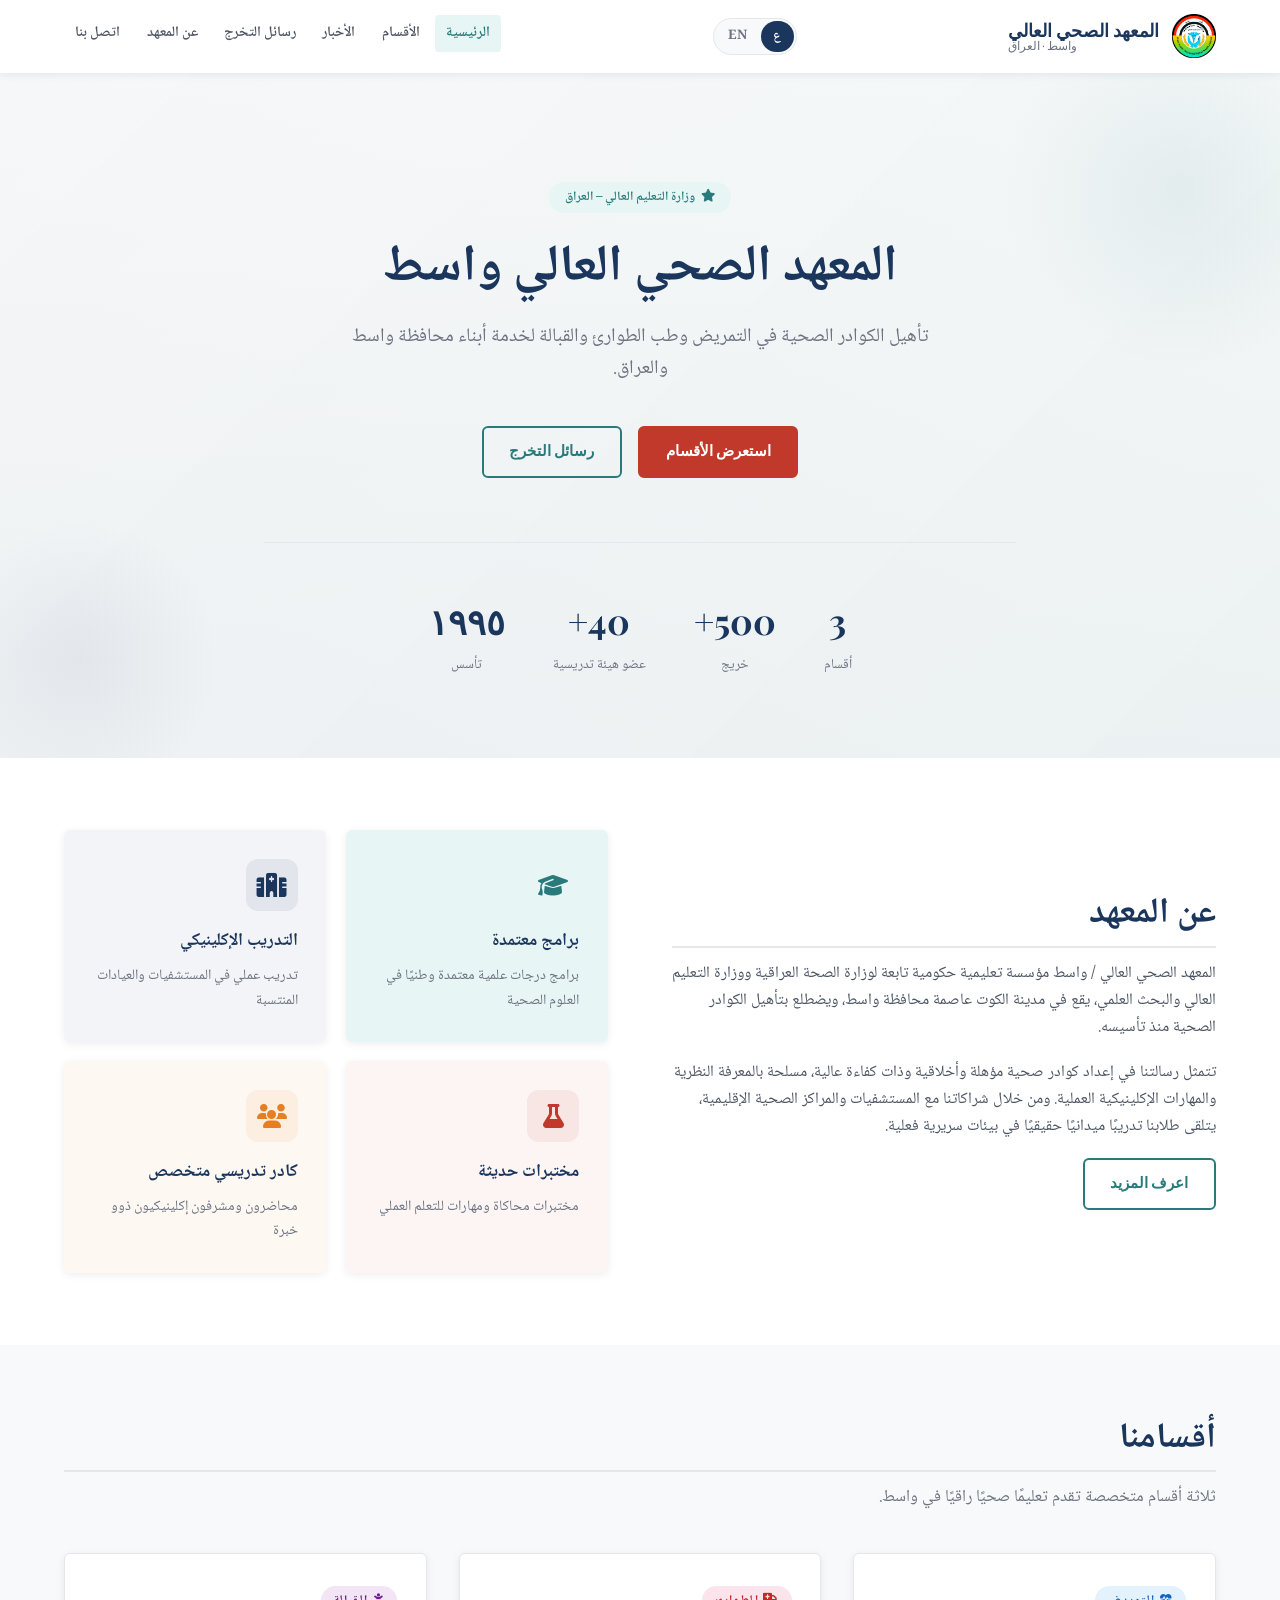
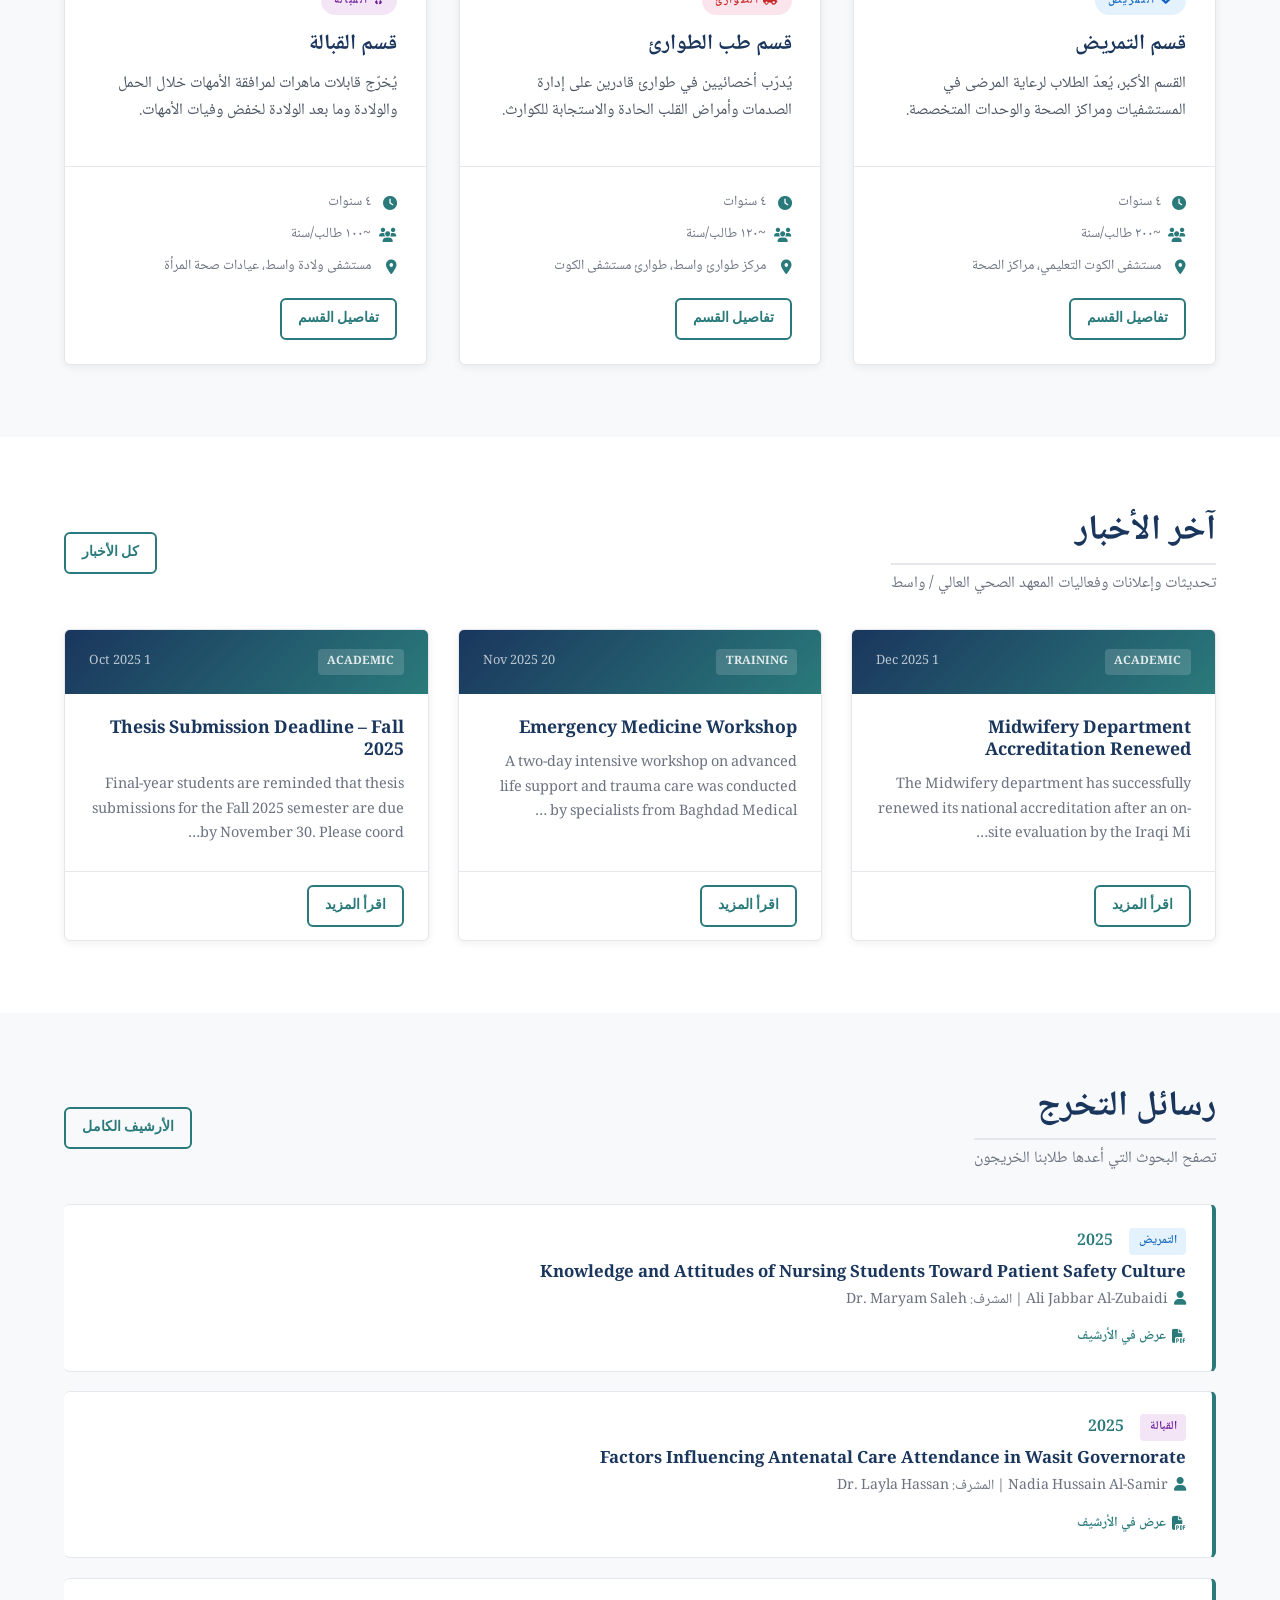
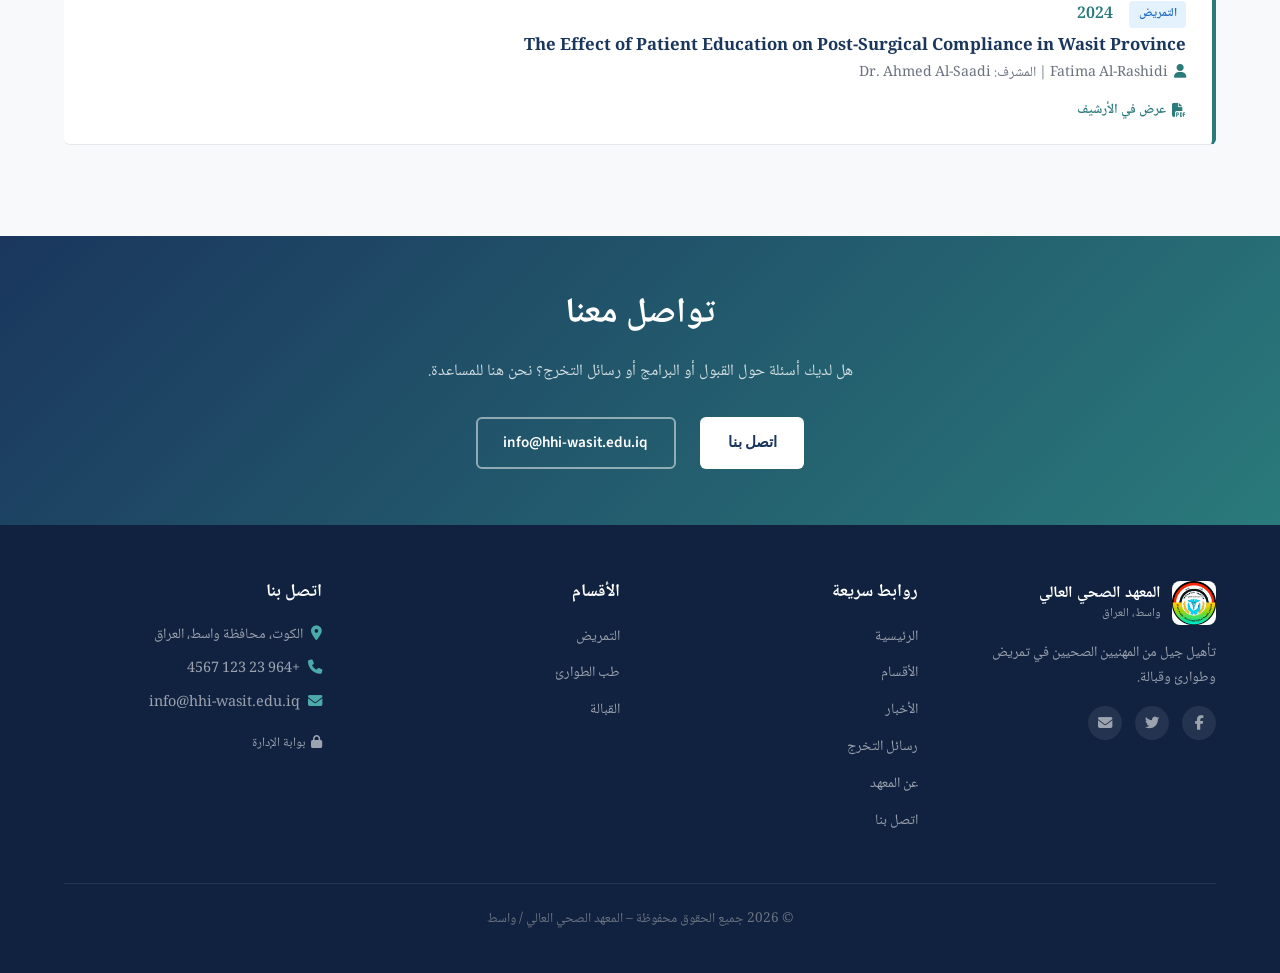
<file: index.html>
<!DOCTYPE html>
<html lang="ar" dir="rtl">
<head>
  <meta charset="UTF-8">
  <meta name="viewport" content="width=device-width, initial-scale=1.0">
  <title>المعهد الصحي العالي – واسط</title>
  <link rel="stylesheet" href="https://cdnjs.cloudflare.com/ajax/libs/font-awesome/6.4.0/css/all.min.css">
  <link href="https://fonts.googleapis.com/css2?family=Playfair+Display:wght@400;600;700&family=Source+Sans+Pro:wght@300;400;600&family=Noto+Naskh+Arabic:wght@400;600;700&display=swap" rel="stylesheet">
  <link rel="stylesheet" href="css/style.css">
</head>
<body class="rtl">
<header id="site-header"></header>

<section class="hero" id="home">
  <div class="container hero-content">
    <div class="hero-badge" id="h_badge"></div>
    <h1 id="h_title"></h1>
    <p class="subtitle" id="h_subtitle"></p>
    <div class="hero-btns">
      <a href="departments.html" class="btn btn-primary" id="h_btn1"></a>
      <a href="theses.html" class="btn btn-secondary" id="h_btn2"></a>
    </div>
    <div class="hero-stats">
      <div class="stat-item"><span class="stat-num">3</span><span class="stat-label" id="s_depts"></span></div>
      <div class="stat-item"><span class="stat-num">500+</span><span class="stat-label" id="s_grads"></span></div>
      <div class="stat-item"><span class="stat-num">40+</span><span class="stat-label" id="s_fac"></span></div>
      <div class="stat-item"><span class="stat-num" id="s_est_n"></span><span class="stat-label" id="s_founded"></span></div>
    </div>
  </div>
</section>

<section class="section">
  <div class="container">
    <div style="display:grid;grid-template-columns:1fr 1fr;gap:4rem;align-items:center">
      <div>
        <h2 id="a_title"></h2>
        <p id="a_p1"></p><p id="a_p2"></p>
        <a href="about.html" class="btn btn-secondary" id="a_btn"></a>
      </div>
      <div style="display:grid;grid-template-columns:1fr 1fr;gap:1.2rem">
        <div class="card" style="background:var(--teal-pale);border:none"><div class="card-icon teal"><i class="fas fa-graduation-cap"></i></div><h4 id="f1t"></h4><p style="margin:0;font-size:.9rem;color:var(--gray)" id="f1d"></p></div>
        <div class="card" style="background:rgba(26,54,93,0.05);border:none"><div class="card-icon navy"><i class="fas fa-hospital"></i></div><h4 id="f2t"></h4><p style="margin:0;font-size:.9rem;color:var(--gray)" id="f2d"></p></div>
        <div class="card" style="background:rgba(192,57,43,0.05);border:none"><div class="card-icon accent"><i class="fas fa-flask"></i></div><h4 id="f3t"></h4><p style="margin:0;font-size:.9rem;color:var(--gray)" id="f3d"></p></div>
        <div class="card" style="background:rgba(230,126,34,0.05);border:none"><div class="card-icon orange"><i class="fas fa-users"></i></div><h4 id="f4t"></h4><p style="margin:0;font-size:.9rem;color:var(--gray)" id="f4d"></p></div>
      </div>
    </div>
  </div>
</section>

<section class="section section-alt">
  <div class="container">
    <div class="section-header"><h2 id="od_t"></h2><p id="od_s"></p></div>
    <div class="dept-grid">
      <div class="dept-card">
        <div class="dept-card-top">
          <span class="dept-badge nursing"><i class="fas fa-heartbeat"></i> <span id="dn_b"></span></span>
          <h3 id="dn_n"></h3><p id="dn_d"></p>
        </div>
        <div class="dept-card-body">
          <div class="dept-detail"><i class="fas fa-clock"></i> <span id="dn_du"></span></div>
          <div class="dept-detail"><i class="fas fa-users"></i> <span id="dn_en"></span></div>
          <div class="dept-detail"><i class="fas fa-map-marker-alt"></i> <span id="dn_si"></span></div>
          <div style="margin-top:1.2rem"><a href="departments.html#nursing" class="btn btn-secondary btn-sm" id="dn_bt"></a></div>
        </div>
      </div>
      <div class="dept-card">
        <div class="dept-card-top">
          <span class="dept-badge emergency"><i class="fas fa-ambulance"></i> <span id="de_b"></span></span>
          <h3 id="de_n"></h3><p id="de_d"></p>
        </div>
        <div class="dept-card-body">
          <div class="dept-detail"><i class="fas fa-clock"></i> <span id="de_du"></span></div>
          <div class="dept-detail"><i class="fas fa-users"></i> <span id="de_en"></span></div>
          <div class="dept-detail"><i class="fas fa-map-marker-alt"></i> <span id="de_si"></span></div>
          <div style="margin-top:1.2rem"><a href="departments.html#emergency" class="btn btn-secondary btn-sm" id="de_bt"></a></div>
        </div>
      </div>
      <div class="dept-card">
        <div class="dept-card-top">
          <span class="dept-badge midwifery"><i class="fas fa-baby"></i> <span id="dm_b"></span></span>
          <h3 id="dm_n"></h3><p id="dm_d"></p>
        </div>
        <div class="dept-card-body">
          <div class="dept-detail"><i class="fas fa-clock"></i> <span id="dm_du"></span></div>
          <div class="dept-detail"><i class="fas fa-users"></i> <span id="dm_en"></span></div>
          <div class="dept-detail"><i class="fas fa-map-marker-alt"></i> <span id="dm_si"></span></div>
          <div style="margin-top:1.2rem"><a href="departments.html#midwifery" class="btn btn-secondary btn-sm" id="dm_bt"></a></div>
        </div>
      </div>
    </div>
  </div>
</section>

<section class="section">
  <div class="container">
    <div style="display:flex;align-items:center;justify-content:space-between;flex-wrap:wrap;gap:1rem;margin-bottom:2rem">
      <div><h2 style="margin-bottom:.3rem" id="ln_t"></h2><p style="margin:0;color:var(--gray)" id="ln_s"></p></div>
      <a href="news.html" class="btn btn-secondary btn-sm" id="ln_a"></a>
    </div>
    <div class="news-grid" id="homeNewsGrid"></div>
  </div>
</section>

<section class="section section-alt">
  <div class="container">
    <div style="display:flex;align-items:center;justify-content:space-between;flex-wrap:wrap;gap:1rem;margin-bottom:2rem">
      <div><h2 style="margin-bottom:.3rem" id="th_t"></h2><p style="margin:0;color:var(--gray)" id="th_s"></p></div>
      <a href="theses.html" class="btn btn-secondary btn-sm" id="th_a"></a>
    </div>
    <div id="homeThesesList"></div>
  </div>
</section>

<section style="background:linear-gradient(135deg,var(--navy) 0%,var(--teal) 100%);padding:3.5rem 0">
  <div class="container" style="text-align:center;color:#fff">
    <h2 style="color:#fff;border:none;margin-bottom:.75rem" id="cs_t"></h2>
    <p style="color:rgba(255,255,255,.8);max-width:560px;margin:0 auto 2rem" id="cs_s"></p>
    <div style="display:flex;gap:1.5rem;justify-content:center;flex-wrap:wrap">
      <a href="contact.html" class="btn" style="background:#fff;color:var(--navy)" id="cs_b"></a>
      <a href="mailto:info@hhi-wasit.edu.iq" class="btn btn-secondary" style="border-color:rgba(255,255,255,.5);color:#fff;">info@hhi-wasit.edu.iq</a>
    </div>
  </div>
</section>

<footer id="site-footer"></footer>
<script src="js/i18n.js"></script>
<script src="js/app.js"></script>
<script src="js/layout.js"></script>
<script>
initLang();
const DD = {
  ar:{nursing:'القسم الأكبر، يُعدّ الطلاب لرعاية المرضى في المستشفيات ومراكز الصحة والوحدات المتخصصة.',emergency:'يُدرّب أخصائيين في طوارئ قادرين على إدارة الصدمات وأمراض القلب الحادة والاستجابة للكوارث.',midwifery:'يُخرّج قابلات ماهرات لمرافقة الأمهات خلال الحمل والولادة وما بعد الولادة لخفض وفيات الأمهات.'},
  en:{nursing:'The largest department, preparing students for comprehensive patient care across hospital wards, health centers, and specialized units.',emergency:'Training emergency care specialists capable of managing acute trauma, cardiac emergencies, and disaster response.',midwifery:"Producing skilled midwives to support mothers through pregnancy, delivery, and postnatal care, reducing maternal mortality."}
};
function renderPage() {
  renderHeader('index.html');
  renderFooter();
  const set = (id,val) => { const el=document.getElementById(id); if(el) el.textContent=val; };
  document.getElementById('h_badge').innerHTML='<i class="fas fa-star" style="margin-left:.4rem"></i>'+t('hero_badge');
  set('h_title', t('hero_title').replace('\n',' '));
  set('h_subtitle', t('hero_subtitle'));
  set('h_btn1', t('btn_departments')); set('h_btn2', t('btn_theses'));
  set('s_depts', t('stat_depts')); set('s_grads', t('stat_graduates'));
  set('s_fac', t('stat_faculty'));
  set('s_est_n', LANG==='ar'?'١٩٩٥':'Est. 1995'); set('s_founded', t('stat_founded'));
  set('a_title', t('about_title')); set('a_p1', t('about_p1')); set('a_p2', t('about_p2')); set('a_btn', t('btn_learn_more'));
  set('f1t', t('feat_accredited')); set('f1d', t('feat_accredited_d'));
  set('f2t', t('feat_clinical')); set('f2d', t('feat_clinical_d'));
  set('f3t', t('feat_labs')); set('f3d', t('feat_labs_d'));
  set('f4t', t('feat_faculty')); set('f4d', t('feat_faculty_d'));
  set('od_t', t('our_depts')); set('od_s', t('our_depts_sub'));
  const DL = LANG==='ar'?{nursing:'التمريض',emergency:'الطوارئ',midwifery:'القبالة'}:{nursing:'Nursing',emergency:'Emergency',midwifery:'Midwifery'};
  set('dn_b', DL.nursing); set('dn_n', t('dept_nursing_name')); set('dn_d', DD[LANG].nursing);
  set('dn_du', t('nursing_duration')); set('dn_en', t('nursing_enroll')); set('dn_si', t('nursing_sites')); set('dn_bt', t('dept_details'));
  set('de_b', DL.emergency); set('de_n', t('dept_emergency_name')); set('de_d', DD[LANG].emergency);
  set('de_du', t('nursing_duration')); set('de_en', t('emergency_enroll')); set('de_si', t('emergency_sites')); set('de_bt', t('dept_details'));
  set('dm_b', DL.midwifery); set('dm_n', t('dept_midwifery_name')); set('dm_d', DD[LANG].midwifery);
  set('dm_du', t('nursing_duration')); set('dm_en', t('midwifery_enroll')); set('dm_si', t('midwifery_sites')); set('dm_bt', t('dept_details'));
  set('ln_t', t('latest_news')); set('ln_s', t('latest_news_sub')); set('ln_a', t('all_news'));
  set('th_t', t('theses_lbl')); set('th_s', t('theses_sub')); set('th_a', t('full_archive'));
  set('cs_t', t('contact_strip_title')); set('cs_s', t('contact_strip_sub')); set('cs_b', t('contact_btn'));
  const news = HHI.getNews().sort((a,b)=>new Date(b.date)-new Date(a.date)).slice(0,3);
  document.getElementById('homeNewsGrid').innerHTML = news.map(n=>`
    <div class="news-card">
      ${n.image ? `<div style="height:160px;overflow:hidden"><img src="${n.image}" style="width:100%;height:100%;object-fit:cover;display:block"></div>` : ''}
      <div class="news-card-header"><span class="news-category">${escHtml(n.category)}</span><span class="news-date">${formatDate(n.date)}</span></div>
      <div class="news-card-body"><h3>${escHtml(n.title)}</h3><p>${escHtml(n.body.substring(0,120))}…</p></div>
      <div class="news-card-footer"><a href="news.html" class="btn btn-secondary btn-sm">${t('read_more')}</a></div>
    </div>`).join('');
  const theses = HHI.getTheses().sort((a,b)=>b.year-a.year).slice(0,3);
  document.getElementById('homeThesesList').innerHTML = theses.map(th=>`
    <div class="thesis-item"><div class="thesis-meta"><span class="thesis-tag ${th.department}">${DL[th.department]}</span><span class="thesis-year">${th.year}</span></div>
    <h4>${escHtml(th.title)}</h4>
    <div class="thesis-author"><i class="fas fa-user" style="margin-left:.4rem;color:var(--teal)"></i>${escHtml(th.author)} | ${t('supervisor_lbl')}: ${escHtml(th.supervisor)}</div>
    <a href="theses.html" class="thesis-download"><i class="fas fa-file-pdf"></i> ${t('view_in_archive')}</a></div>`).join('');
  document.body.classList.toggle('rtl', LANG==='ar');
  document.documentElement.dir = LANG==='ar'?'rtl':'ltr';
  document.documentElement.lang = LANG;
  document.title = LANG==='ar'?'المعهد الصحي العالي – واسط':'Higher Health Institution – Wasit';
}
renderPage();
</script>
</body>
</html>
</file>
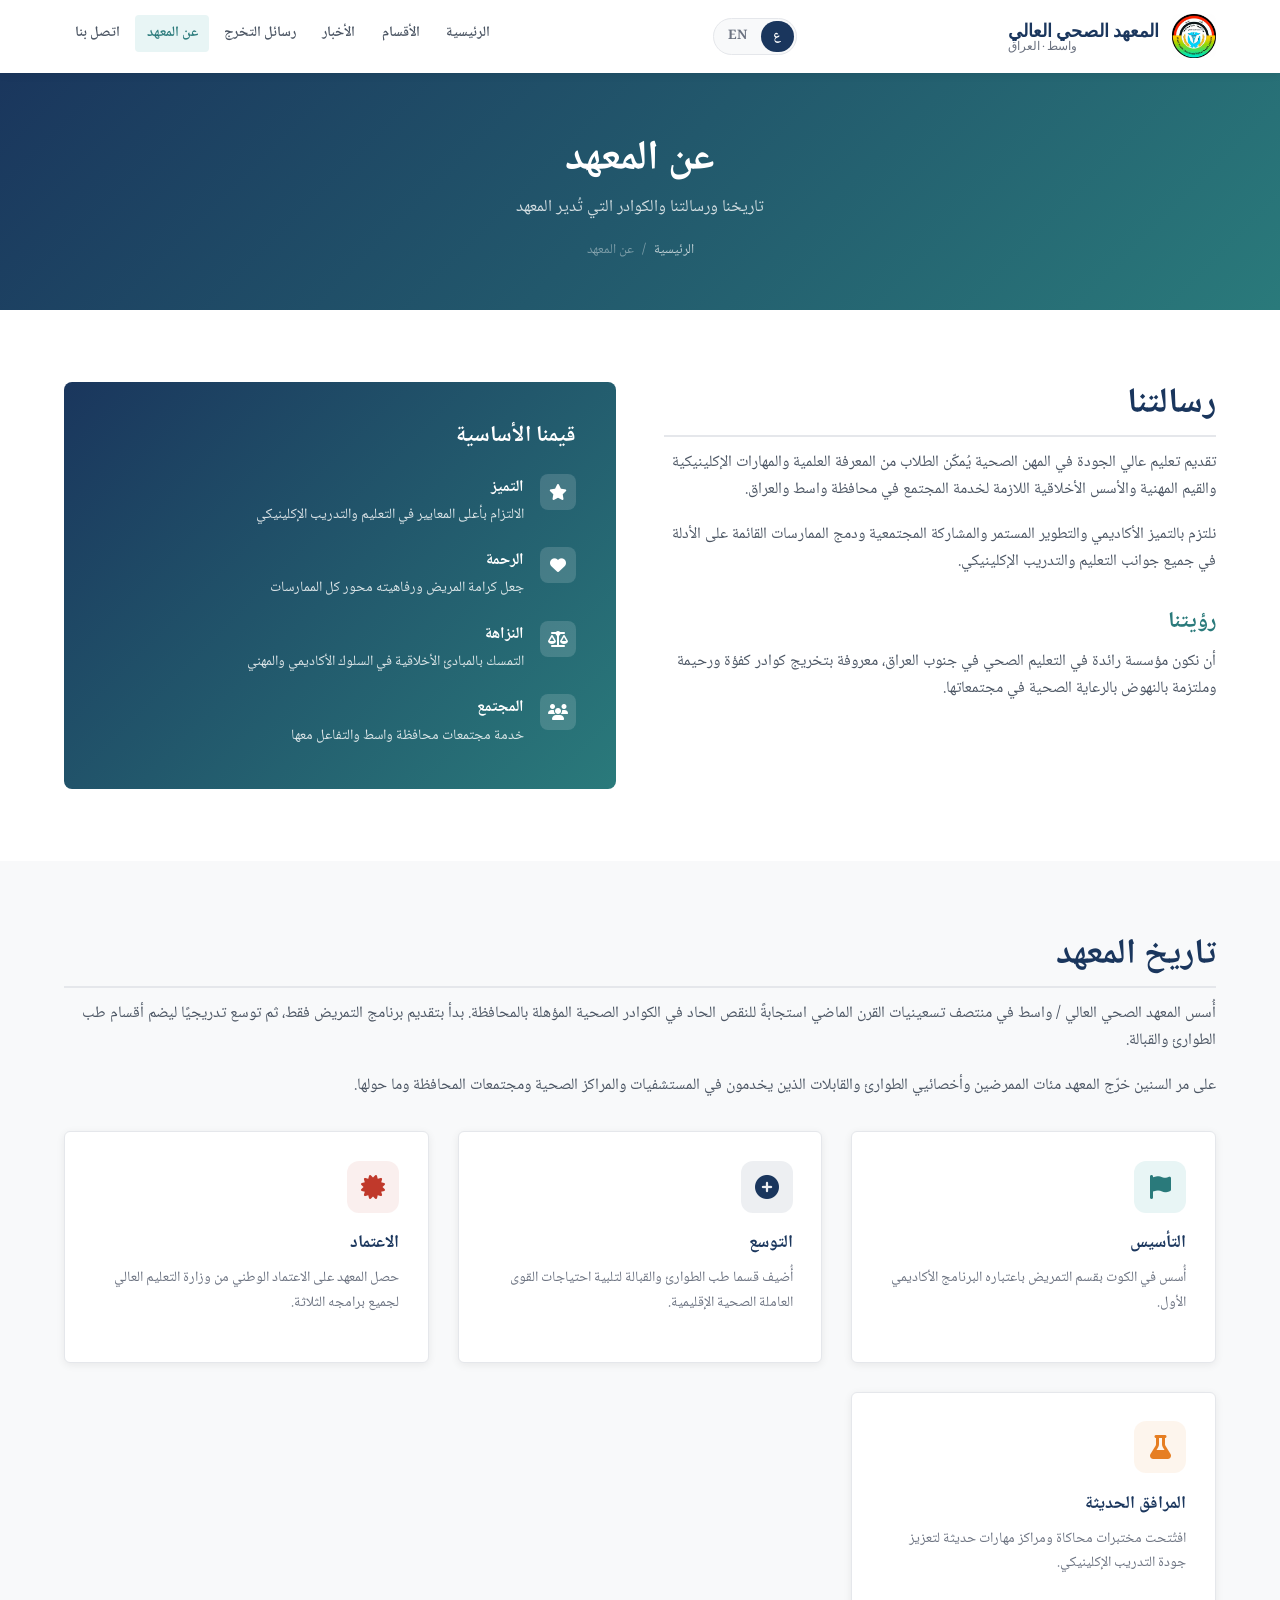
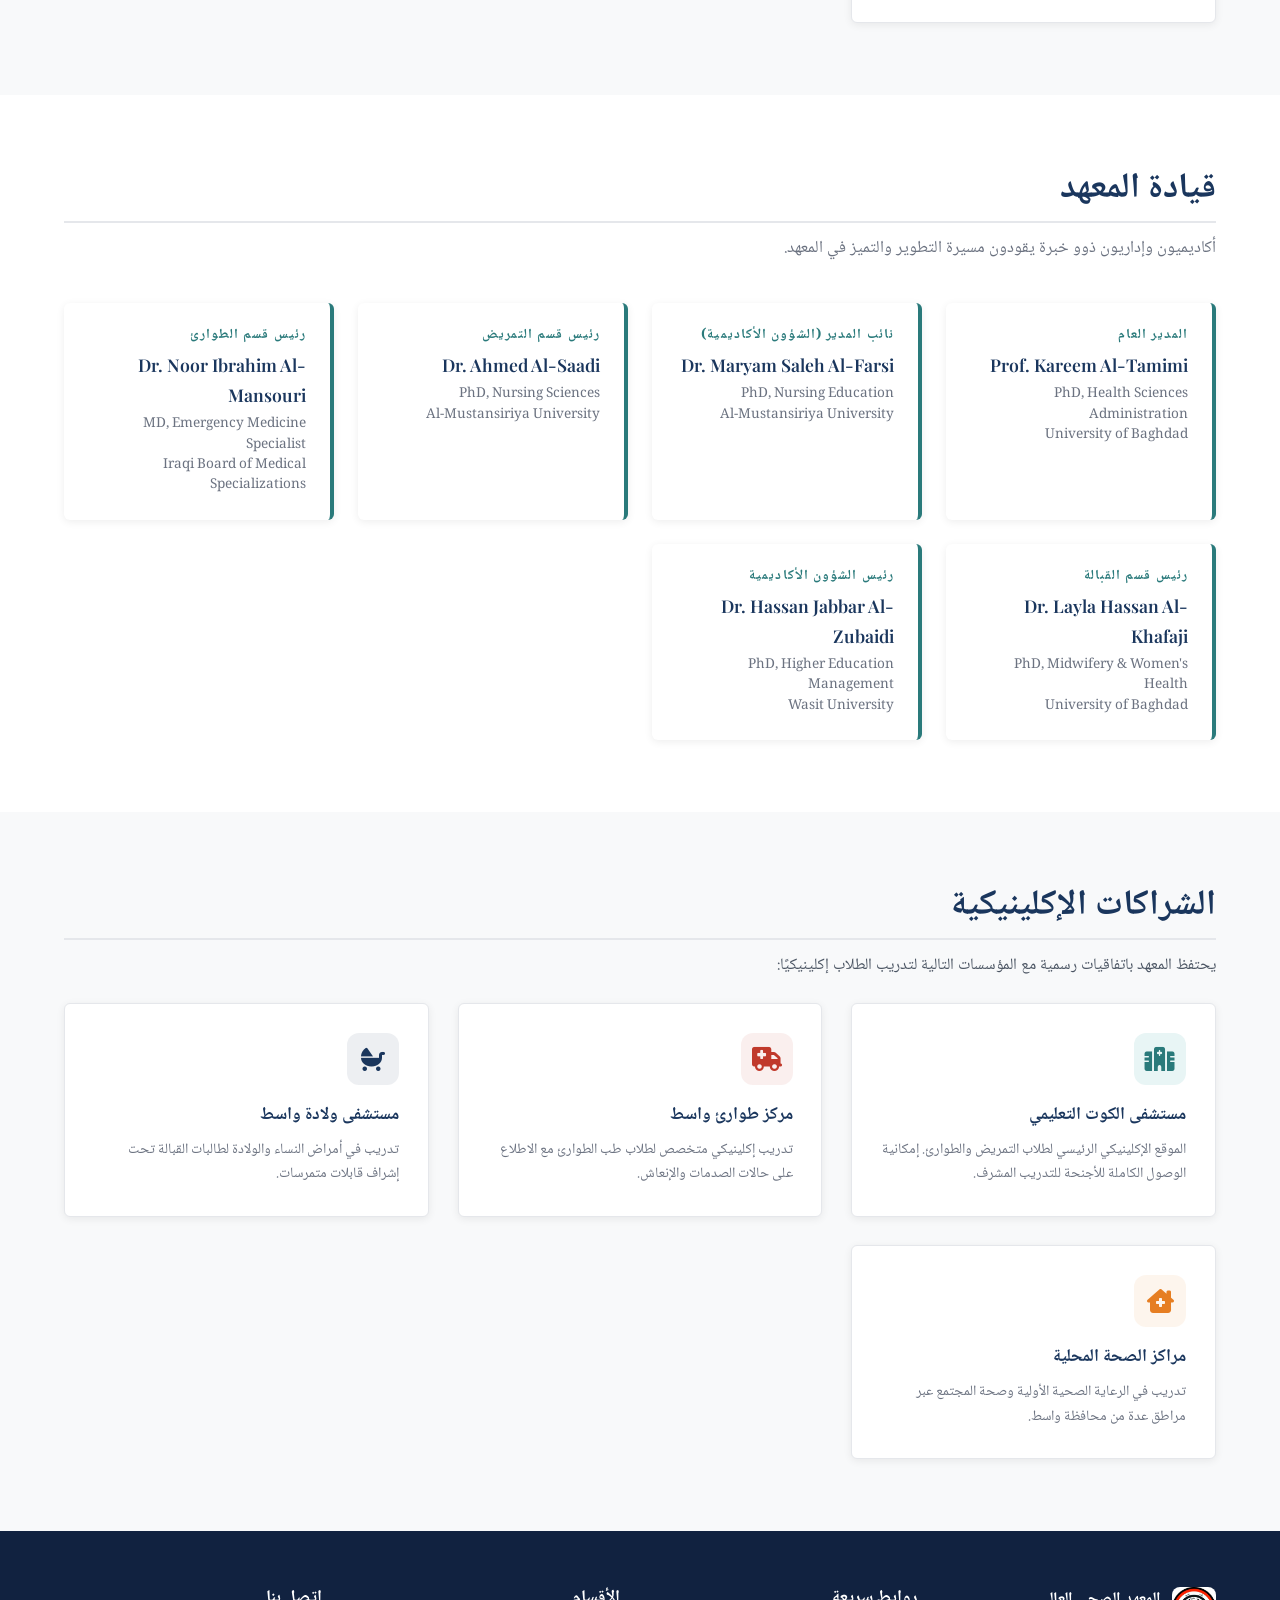
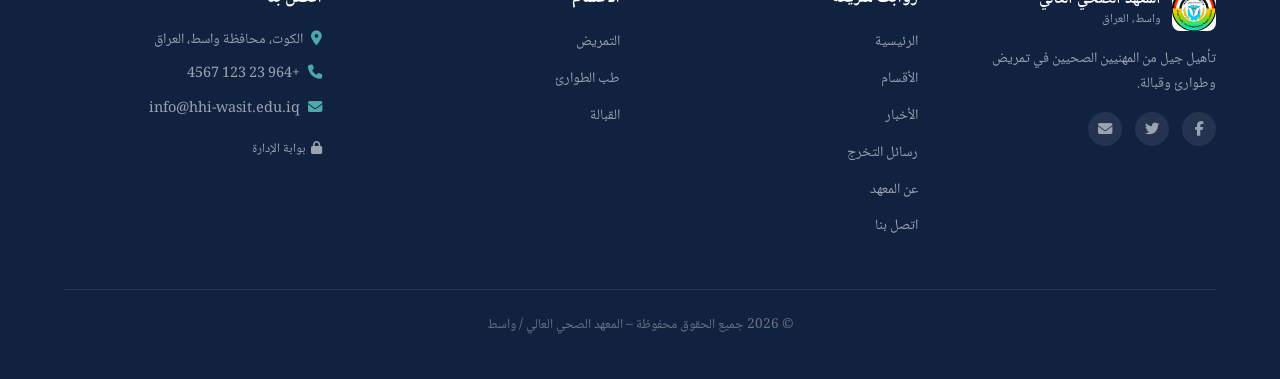
<file: about.html>
<!DOCTYPE html>
<html lang="ar" dir="rtl">
<head>
  <meta charset="UTF-8"><meta name="viewport" content="width=device-width, initial-scale=1.0">
  <title>عن المعهد – المعهد الصحي العالي واسط</title>
  <link rel="stylesheet" href="https://cdnjs.cloudflare.com/ajax/libs/font-awesome/6.4.0/css/all.min.css">
  <link href="https://fonts.googleapis.com/css2?family=Playfair+Display:wght@400;600;700&family=Source+Sans+Pro:wght@300;400;600&family=Noto+Naskh+Arabic:wght@400;600;700&display=swap" rel="stylesheet">
  <link rel="stylesheet" href="css/style.css">
</head>
<body class="rtl">
<header id="site-header"></header>
<div class="page-header">
  <h1 id="ph_t"></h1><p id="ph_s"></p>
  <div class="breadcrumb"><a href="index.html" id="bc_home"></a><span>/</span><span id="bc_cur"></span></div>
</div>

<section class="section">
  <div class="container">
    <div style="display:grid;grid-template-columns:1fr 1fr;gap:3rem;align-items:start">
      <div>
        <h2 id="mis_t"></h2><p id="mis_p1"></p><p id="mis_p2"></p>
        <h3 style="margin-top:2rem" id="vis_t"></h3><p id="vis_p"></p>
      </div>
      <div>
        <div style="background:linear-gradient(135deg,var(--navy) 0%,var(--teal) 100%);border-radius:8px;padding:2.5rem;color:#fff">
          <h3 style="color:#fff;margin-bottom:1.5rem" id="cv_t"></h3>
          <div style="display:flex;flex-direction:column;gap:1.2rem">
            <div style="display:flex;gap:1rem;align-items:flex-start">
              <div style="background:rgba(255,255,255,.15);border-radius:8px;width:36px;height:36px;display:flex;align-items:center;justify-content:center;flex-shrink:0"><i class="fas fa-star"></i></div>
              <div><strong id="v1t"></strong><br><span style="font-size:.9rem;opacity:.85" id="v1d"></span></div>
            </div>
            <div style="display:flex;gap:1rem;align-items:flex-start">
              <div style="background:rgba(255,255,255,.15);border-radius:8px;width:36px;height:36px;display:flex;align-items:center;justify-content:center;flex-shrink:0"><i class="fas fa-heart"></i></div>
              <div><strong id="v2t"></strong><br><span style="font-size:.9rem;opacity:.85" id="v2d"></span></div>
            </div>
            <div style="display:flex;gap:1rem;align-items:flex-start">
              <div style="background:rgba(255,255,255,.15);border-radius:8px;width:36px;height:36px;display:flex;align-items:center;justify-content:center;flex-shrink:0"><i class="fas fa-balance-scale"></i></div>
              <div><strong id="v3t"></strong><br><span style="font-size:.9rem;opacity:.85" id="v3d"></span></div>
            </div>
            <div style="display:flex;gap:1rem;align-items:flex-start">
              <div style="background:rgba(255,255,255,.15);border-radius:8px;width:36px;height:36px;display:flex;align-items:center;justify-content:center;flex-shrink:0"><i class="fas fa-users"></i></div>
              <div><strong id="v4t"></strong><br><span style="font-size:.9rem;opacity:.85" id="v4d"></span></div>
            </div>
          </div>
        </div>
      </div>
    </div>
  </div>
</section>

<section class="section section-alt">
  <div class="container">
    <h2 id="hist_t"></h2><p id="hist_p1"></p><p id="hist_p2"></p>
    <div class="card-grid" style="margin-top:2rem">
      <div class="card"><div class="card-icon teal"><i class="fas fa-flag"></i></div><h4 id="h1t"></h4><p style="font-size:.9rem;color:var(--gray)" id="h1d"></p></div>
      <div class="card"><div class="card-icon navy"><i class="fas fa-plus-circle"></i></div><h4 id="h2t"></h4><p style="font-size:.9rem;color:var(--gray)" id="h2d"></p></div>
      <div class="card"><div class="card-icon accent"><i class="fas fa-certificate"></i></div><h4 id="h3t"></h4><p style="font-size:.9rem;color:var(--gray)" id="h3d"></p></div>
      <div class="card"><div class="card-icon orange"><i class="fas fa-flask"></i></div><h4 id="h4t"></h4><p style="font-size:.9rem;color:var(--gray)" id="h4d"></p></div>
    </div>
  </div>
</section>

<section class="section">
  <div class="container">
    <div class="section-header"><h2 id="lead_t"></h2><p id="lead_s"></p></div>
    <div class="board-grid">
      <div class="board-card"><h4 id="bd1r"></h4><div class="name">Prof. Kareem Al-Tamimi</div><div class="role-detail">PhD, Health Sciences Administration<br>University of Baghdad</div></div>
      <div class="board-card"><h4 id="bd2r"></h4><div class="name">Dr. Maryam Saleh Al-Farsi</div><div class="role-detail">PhD, Nursing Education<br>Al-Mustansiriya University</div></div>
      <div class="board-card"><h4 id="bd3r"></h4><div class="name">Dr. Ahmed Al-Saadi</div><div class="role-detail">PhD, Nursing Sciences<br>Al-Mustansiriya University</div></div>
      <div class="board-card"><h4 id="bd4r"></h4><div class="name">Dr. Noor Ibrahim Al-Mansouri</div><div class="role-detail">MD, Emergency Medicine Specialist<br>Iraqi Board of Medical Specializations</div></div>
      <div class="board-card"><h4 id="bd5r"></h4><div class="name">Dr. Layla Hassan Al-Khafaji</div><div class="role-detail">PhD, Midwifery &amp; Women's Health<br>University of Baghdad</div></div>
      <div class="board-card"><h4 id="bd6r"></h4><div class="name">Dr. Hassan Jabbar Al-Zubaidi</div><div class="role-detail">PhD, Higher Education Management<br>Wasit University</div></div>
    </div>
  </div>
</section>

<section class="section section-alt">
  <div class="container">
    <h2 id="part_t"></h2><p id="part_s"></p>
    <div class="card-grid" style="margin-top:1.5rem">
      <div class="card"><div class="card-icon teal"><i class="fas fa-hospital"></i></div><h4 id="p1n"></h4><p style="font-size:.9rem;color:var(--gray);margin:0" id="p1d"></p></div>
      <div class="card"><div class="card-icon accent"><i class="fas fa-truck-medical"></i></div><h4 id="p2n"></h4><p style="font-size:.9rem;color:var(--gray);margin:0" id="p2d"></p></div>
      <div class="card"><div class="card-icon navy"><i class="fas fa-baby-carriage"></i></div><h4 id="p3n"></h4><p style="font-size:.9rem;color:var(--gray);margin:0" id="p3d"></p></div>
      <div class="card"><div class="card-icon orange"><i class="fas fa-clinic-medical"></i></div><h4 id="p4n"></h4><p style="font-size:.9rem;color:var(--gray);margin:0" id="p4d"></p></div>
    </div>
  </div>
</section>

<footer id="site-footer"></footer>
<script src="js/i18n.js"></script><script src="js/app.js"></script><script src="js/layout.js"></script>
<script>
initLang();
function renderPage(){
  renderHeader('about.html'); renderFooter();
  const set=(id,v)=>{const e=document.getElementById(id);if(e)e.textContent=v;};
  set('ph_t',t('page_about_title')); set('ph_s',t('page_about_sub'));
  set('bc_home',t('breadcrumb_home')); set('bc_cur',t('nav_about'));
  set('mis_t',t('our_mission')); set('mis_p1',t('mission_p1')); set('mis_p2',t('mission_p2'));
  set('vis_t',t('our_vision')); set('vis_p',t('vision_p'));
  set('cv_t',t('core_values'));
  set('v1t',t('val_excellence')); set('v1d',t('val_excellence_d'));
  set('v2t',t('val_compassion')); set('v2d',t('val_compassion_d'));
  set('v3t',t('val_integrity')); set('v3d',t('val_integrity_d'));
  set('v4t',t('val_community')); set('v4d',t('val_community_d'));
  set('hist_t',t('history_title')); set('hist_p1',t('history_p1')); set('hist_p2',t('history_p2'));
  set('h1t',t('founding_lbl')); set('h1d',t('founding_d'));
  set('h2t',t('expansion_lbl')); set('h2d',t('expansion_d'));
  set('h3t',t('accred_hist_lbl')); set('h3d',t('accred_hist_d'));
  set('h4t',t('facilities_lbl')); set('h4d',t('facilities_d'));
  set('lead_t',t('leadership_title')); set('lead_s',t('leadership_sub'));
  set('bd1r',t('dir_general')); set('bd2r',t('deputy_academic'));
  set('bd3r',t('head_nursing')); set('bd4r',t('head_emergency'));
  set('bd5r',t('head_midwifery')); set('bd6r',t('head_academic'));
  set('part_t',t('partnerships_title')); set('part_s',t('partnerships_sub'));
  set('p1n',t('alkut_name')); set('p1d',t('alkut_d'));
  set('p2n',t('wasit_emerg_name')); set('p2d',t('wasit_emerg_d'));
  set('p3n',t('wasit_mat_name')); set('p3d',t('wasit_mat_d'));
  set('p4n',t('dist_centers_name')); set('p4d',t('dist_centers_d'));
  document.body.classList.toggle('rtl',LANG==='ar');
  document.documentElement.dir=LANG==='ar'?'rtl':'ltr';
  document.documentElement.lang=LANG;
  document.title=LANG==='ar'?'عن المعهد – المعهد الصحي العالي واسط':'About – HHI Wasit';
}
renderPage();
</script>
</body>
</html>
</file>
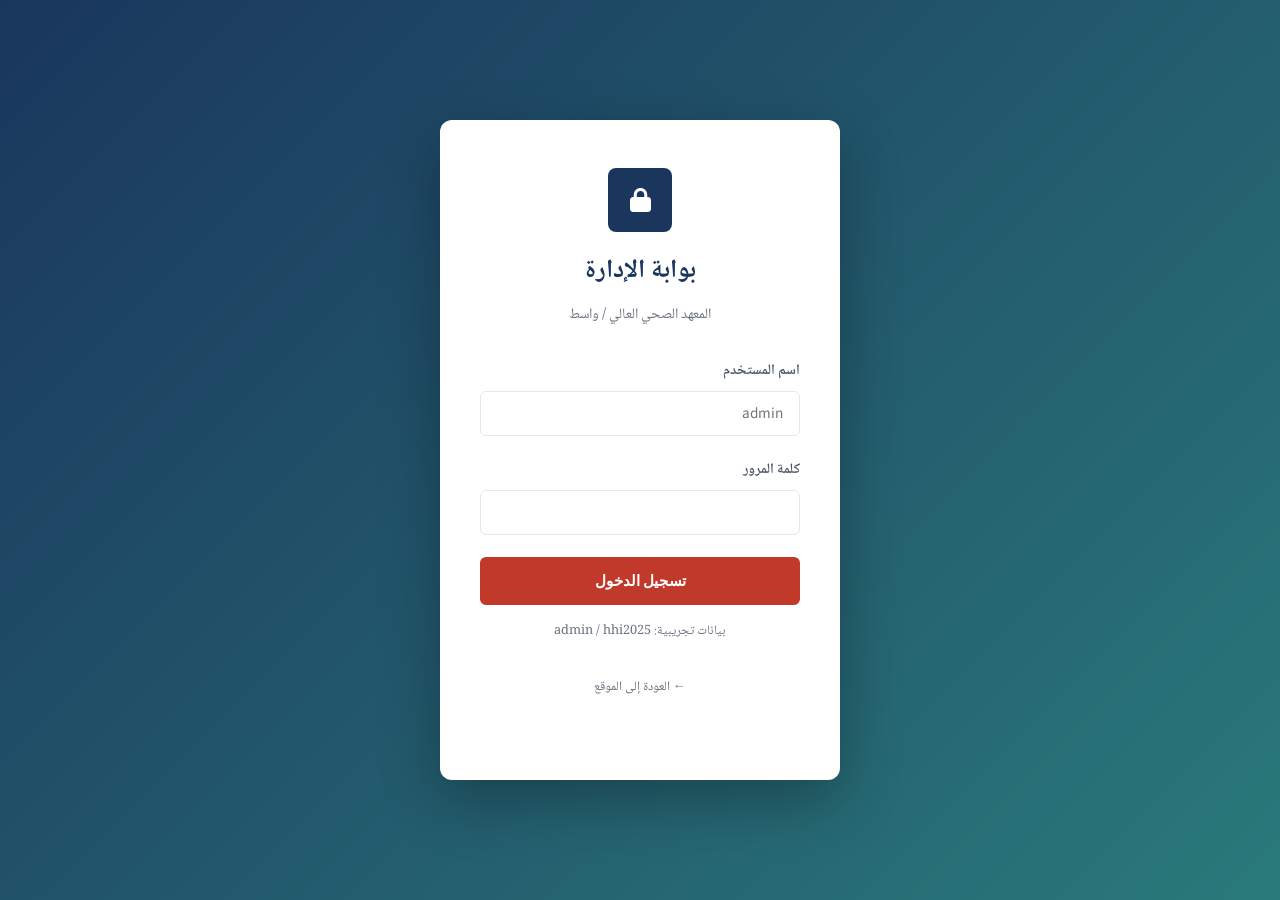
<file: admin.html>
<!DOCTYPE html>
<html lang="ar" dir="rtl">
<head>
  <meta charset="UTF-8"><meta name="viewport" content="width=device-width, initial-scale=1.0">
  <title>بوابة الإدارة – المعهد الصحي العالي واسط</title>
  <link rel="stylesheet" href="https://cdnjs.cloudflare.com/ajax/libs/font-awesome/6.4.0/css/all.min.css">
  <link href="https://fonts.googleapis.com/css2?family=Playfair+Display:wght@400;600;700&family=Source+Sans+Pro:wght@300;400;600&family=Noto+Naskh+Arabic:wght@400;600;700&display=swap" rel="stylesheet">
  <link rel="stylesheet" href="css/style.css">
</head>
<body class="rtl">
<header id="site-header"></header>

<!-- LOGIN -->
<div id="loginOverlay" class="login-overlay">
  <div class="login-box">
    <div class="logo-icon" style="margin:0 auto 1.5rem;width:64px;height:64px;font-size:1.5rem"><i class="fas fa-lock"></i></div>
    <h2 id="l_title"></h2><p id="l_sub"></p>
    <div id="loginError" class="alert alert-warn" style="display:none;text-align:right"><i class="fas fa-exclamation-triangle" style="margin-left:.4rem"></i><span id="l_err"></span></div>
    <div class="form-group" style="text-align:right"><label id="l_user_lbl"></label><input type="text" id="loginUser" class="form-control" placeholder="admin"></div>
    <div class="form-group" style="text-align:right"><label id="l_pass_lbl"></label><input type="password" id="loginPass" class="form-control" onkeydown="if(event.key==='Enter')doLogin()"></div>
    <button onclick="doLogin()" class="btn btn-primary" style="width:100%" id="l_btn"></button>
    <p style="margin-top:1rem;font-size:.8rem;color:var(--gray)" id="l_demo"></p>
    <p style="margin-top:.3rem"><a href="index.html" style="font-size:.8rem;color:var(--gray)" id="l_back"></a></p>
  </div>
</div>

<!-- ADMIN APP -->
<div class="admin-wrapper" id="adminApp" style="display:none">
  <aside class="admin-sidebar">
    <div style="display:flex;align-items:center;gap:.6rem;margin-bottom:2rem;padding-bottom:1rem;border-bottom:1px solid rgba(255,255,255,.1)">
      <div class="logo-icon" style="width:36px;height:36px;font-size:.85rem">HHI</div>
      <div style="color:#fff;font-size:.85rem;font-weight:600;line-height:1.3" id="sb_title"></div>
    </div>
    <h3 id="sb_content"></h3>
    <ul>
      <li><a href="#" class="active" id="nav-theses" onclick="showSection('theses');return false"><i class="fas fa-file-alt"></i><span id="sb_theses"></span></a></li>
      <li><a href="#" id="nav-news" onclick="showSection('news');return false"><i class="fas fa-newspaper"></i><span id="sb_news"></span></a></li>
    </ul>
    <h3 id="sb_system"></h3>
    <ul>
      <li><a href="index.html"><i class="fas fa-home"></i><span id="sb_viewsite"></span></a></li>
      <li><a href="#" onclick="doLogout();return false"><i class="fas fa-sign-out-alt"></i><span id="sb_logout"></span></a></li>
    </ul>
  </aside>

  <main class="admin-main">
    <!-- THESES SECTION -->
    <div id="section-theses">
      <h2 id="mg_t_title"></h2><p class="sub" id="mg_t_sub"></p>
      <div class="card-white">
        <h3 style="font-size:1.15rem;color:var(--navy);margin-bottom:1.5rem"><i class="fas fa-upload" style="margin-left:.5rem;color:var(--teal)"></i><span id="up_title"></span></h3>
        <div id="uploadSuccess" class="alert alert-success" style="display:none"><i class="fas fa-check-circle" style="margin-left:.4rem"></i><span id="up_ok"></span></div>
        <div class="form-row">
          <div class="form-group"><label id="t_title_lbl"></label><input type="text" id="t_title" class="form-control" id2="t_title_ph"></div>
          <div class="form-group"><label id="t_author_lbl"></label><input type="text" id="t_author" class="form-control"></div>
        </div>
        <div class="form-row">
          <div class="form-group">
            <label id="t_dept_lbl"></label>
            <select id="t_dept" class="form-control">
              <option value="" id="t_dept_ph"></option>
              <option value="nursing" id="t_dept_nur"></option>
              <option value="emergency" id="t_dept_emr"></option>
              <option value="midwifery" id="t_dept_mid"></option>
            </select>
          </div>
          <div class="form-group"><label id="t_year_lbl"></label><input type="number" id="t_year" class="form-control" value="2025" min="2000" max="2099"></div>
        </div>
        <div class="form-group"><label id="t_sup_lbl"></label><input type="text" id="t_supervisor" class="form-control"></div>
        <div class="form-group"><label id="t_abs_lbl"></label><textarea id="t_abstract" class="form-control" rows="4"></textarea></div>
        <div class="form-group">
          <label id="t_pdf_lbl"></label>
          <div class="file-drop" id="fileDrop" onclick="document.getElementById('t_file').click()">
            <i class="fas fa-cloud-upload-alt"></i>
            <p id="drop_hint"></p>
            <p style="font-size:.8rem;color:var(--teal);margin-top:.3rem" id="drop_sub"></p>
            <input type="file" id="t_file" accept=".pdf" onchange="handleFile(this)">
            <div class="file-name" id="fileName"></div>
          </div>
        </div>
        <div style="display:flex;gap:1rem">
          <button class="btn btn-primary" onclick="submitThesis()" id="save_t_btn"></button>
          <button class="btn btn-secondary" onclick="resetThesisForm()" id="reset_btn"></button>
        </div>
      </div>
      <div class="card-white">
        <div style="display:flex;align-items:center;justify-content:space-between;margin-bottom:1.2rem;flex-wrap:wrap;gap:.8rem">
          <h3 style="font-size:1.15rem;color:var(--navy);margin:0"><i class="fas fa-list" style="margin-left:.5rem;color:var(--teal)"></i><span id="all_t_lbl"></span></h3>
          <input type="text" id="thesisSearch" class="form-control" style="max-width:240px" oninput="renderThesesTable()">
        </div>
        <div style="overflow-x:auto">
          <table class="admin-table">
            <thead><tr>
              <th id="col_title"></th><th id="col_author"></th><th id="col_dept"></th>
              <th id="col_year"></th><th id="col_file"></th><th id="col_actions"></th>
            </tr></thead>
            <tbody id="thesesTbody"></tbody>
          </table>
        </div>
        <div id="thesesTableEmpty" style="display:none;text-align:center;padding:2rem;color:var(--gray)" id="no_t_tbl"></div>
      </div>
    </div>

    <!-- NEWS SECTION -->
    <div id="section-news" style="display:none">
      <h2 id="mg_n_title"></h2><p class="sub" id="mg_n_sub"></p>
      <div class="card-white">
        <h3 style="font-size:1.15rem;color:var(--navy);margin-bottom:1.5rem"><i class="fas fa-plus-circle" style="margin-left:.5rem;color:var(--teal)"></i><span id="add_n_lbl"></span></h3>
        <div id="newsSuccess" class="alert alert-success" style="display:none"><i class="fas fa-check-circle" style="margin-left:.4rem"></i><span id="n_ok"></span></div>
        <div class="form-group"><label id="n_hl_lbl"></label><input type="text" id="n_title" class="form-control"></div>
        <div class="form-row">
          <div class="form-group">
            <label id="n_cat_lbl"></label>
            <select id="n_category" class="form-control">
              <option value="" id="n_cat_ph"></option>
              <option value="Academic" id="n_cat_ac"></option>
              <option value="Events" id="n_cat_ev"></option>
              <option value="Facilities" id="n_cat_fac"></option>
              <option value="Partnerships" id="n_cat_par"></option>
              <option value="Training" id="n_cat_tr"></option>
              <option value="General" id="n_cat_gen"></option>
            </select>
          </div>
          <div class="form-group"><label id="n_date_lbl"></label><input type="date" id="n_date" class="form-control"></div>
        </div>
        <div class="form-group"><label id="n_src_lbl"></label><input type="text" id="n_author" class="form-control"></div>
        <div class="form-group"><label id="n_body_lbl"></label><textarea id="n_body" class="form-control" rows="5"></textarea></div>
        <div class="form-group">
          <label id="n_img_lbl"></label>
          <div class="file-drop" id="imgDrop" onclick="document.getElementById('n_image').click()" style="padding:1.2rem">
            <i class="fas fa-image" style="font-size:1.6rem;color:var(--teal);margin-bottom:.5rem;display:block"></i>
            <p id="img_drop_hint" style="margin:0;font-size:.9rem;color:var(--gray)"></p>
            <p style="font-size:.78rem;color:var(--teal);margin-top:.3rem" id="img_drop_sub"></p>
            <input type="file" id="n_image" accept="image/*" onchange="handleImageFile(this)" style="display:none">
          </div>
          <div id="imgPreviewWrap" style="display:none;margin-top:.8rem;position:relative;display:none">
            <img id="imgPreview" style="max-height:180px;border-radius:var(--radius);border:1px solid var(--border);display:block">
            <button onclick="clearImage()" style="position:absolute;top:.4rem;left:.4rem;background:rgba(0,0,0,.55);color:#fff;border:none;border-radius:50%;width:28px;height:28px;cursor:pointer;font-size:.85rem"><i class="fas fa-times"></i></button>
          </div>
        </div>
        <div style="display:flex;gap:1rem">
          <button class="btn btn-primary" onclick="submitNews()" id="pub_btn"></button>
          <button class="btn btn-secondary" onclick="resetNewsForm()" id="reset_n_btn"></button>
        </div>
      </div>
      <div class="card-white">
        <div style="display:flex;align-items:center;justify-content:space-between;margin-bottom:1.2rem;flex-wrap:wrap;gap:.8rem">
          <h3 style="font-size:1.15rem;color:var(--navy);margin:0"><i class="fas fa-list" style="margin-left:.5rem;color:var(--teal)"></i><span id="all_n_lbl"></span></h3>
          <input type="text" id="newsSearch" class="form-control" style="max-width:240px" oninput="renderNewsTable()">
        </div>
        <div style="overflow-x:auto">
          <table class="admin-table">
            <thead><tr>
              <th id="col_n_title"></th><th id="col_n_img"></th><th id="col_n_cat"></th><th id="col_n_date"></th><th id="col_n_author"></th><th id="col_n_actions"></th>
            </tr></thead>
            <tbody id="newsTbody"></tbody>
          </table>
        </div>
        <div id="newsTableEmpty" style="display:none;text-align:center;padding:2rem;color:var(--gray)"></div>
      </div>
    </div>
  </main>
</div>

<footer id="site-footer" style="display:none"></footer>
<script src="js/i18n.js"></script><script src="js/app.js"></script><script src="js/layout.js"></script>
<script>
initLang();
function getDL(){ return LANG==='ar'?{nursing:'التمريض',emergency:'الطوارئ',midwifery:'القبالة'}:{nursing:'Nursing',emergency:'Emergency Medicine',midwifery:'Midwifery'}; }
const catLabels = {ar:{Academic:'الأكاديمية',Events:'الفعاليات',Facilities:'المرافق',Partnerships:'الشراكات',Training:'التدريب',General:'عام'},en:{Academic:'Academic',Events:'Events',Facilities:'Facilities',Partnerships:'Partnerships',Training:'Training',General:'General'}};

function doLogin(){
  const u=document.getElementById('loginUser').value.trim();
  const p=document.getElementById('loginPass').value;
  if(HHI.login(u,p)){
    document.getElementById('loginOverlay').style.display='none';
    document.getElementById('adminApp').style.display='grid';
    renderThesesTable();
  } else {
    document.getElementById('loginError').style.display='block';
  }
}
function doLogout(){HHI.logout();location.reload();}
if(HHI.isLoggedIn()){
  document.getElementById('loginOverlay').style.display='none';
  document.getElementById('adminApp').style.display='grid';
}

function showSection(name){
  ['theses','news'].forEach(s=>{
    document.getElementById('section-'+s).style.display=s===name?'block':'none';
    document.getElementById('nav-'+s).classList.toggle('active',s===name);
  });
  if(name==='theses') renderThesesTable();
  if(name==='news'){renderNewsTable();document.getElementById('n_date').valueAsDate=new Date();}
}

// ===== THESIS FILE HANDLING =====
function handleFile(input){
  const f=input.files[0];
  if(f) document.getElementById('fileName').textContent=f.name+' ('+(f.size/1024/1024).toFixed(2)+' MB)';
}
const drop=document.getElementById('fileDrop');
drop.addEventListener('dragover',e=>{e.preventDefault();drop.classList.add('drag');});
drop.addEventListener('dragleave',()=>drop.classList.remove('drag'));
drop.addEventListener('drop',e=>{
  e.preventDefault();drop.classList.remove('drag');
  const f=e.dataTransfer.files[0];
  if(f&&f.type==='application/pdf'){
    // Assign to file input via DataTransfer
    const dt=new DataTransfer(); dt.items.add(f);
    document.getElementById('t_file').files=dt.files;
    document.getElementById('fileName').textContent=f.name+' ('+(f.size/1024/1024).toFixed(2)+' MB)';
  }
});

async function submitThesis(){
  const title=document.getElementById('t_title').value.trim();
  const author=document.getElementById('t_author').value.trim();
  const dept=document.getElementById('t_dept').value;
  const year=parseInt(document.getElementById('t_year').value);
  const fileInput=document.getElementById('t_file');
  if(!title||!author||!dept||!year){alert(t('fill_required'));return;}
  if(!fileInput.files.length){alert(t('select_pdf'));return;}
  const file=fileInput.files[0];
  const btn=document.getElementById('save_t_btn');
  btn.disabled=true; btn.textContent=LANG==='ar'?'جارٍ الحفظ...':'Saving…';
  try {
    const dataUrl = await readFileAsDataUrl(file);
    const theses=HHI.getTheses();
    const id=nextId(theses);
    const saved=HHI.saveThesisFile(id, dataUrl);
    theses.unshift({id,title,author,department:dept,year,
      supervisor:document.getElementById('t_supervisor').value.trim()||'Unknown',
      abstract:document.getElementById('t_abstract').value.trim()||'Abstract not provided.',
      filename:file.name,filesize:(file.size/1024/1024).toFixed(2)+' MB',
      uploaded:new Date().toISOString().split('T')[0],
      hasFile:saved
    });
    HHI.saveTheses(theses);
    document.getElementById('uploadSuccess').style.display='block';
    setTimeout(()=>document.getElementById('uploadSuccess').style.display='none',3500);
    resetThesisForm(); renderThesesTable();
  } catch(err) {
    alert(LANG==='ar'?'فشل حفظ الملف. قد يكون حجمه كبيرًا جدًا.':'Failed to save file. It may be too large for browser storage.');
  }
  btn.disabled=false; renderPage();
}
function resetThesisForm(){
  ['t_title','t_author','t_supervisor','t_abstract'].forEach(id=>document.getElementById(id).value='');
  document.getElementById('t_dept').value=''; document.getElementById('t_year').value='2025';
  document.getElementById('t_file').value=''; document.getElementById('fileName').textContent='';
}
function deleteThesis(id){
  if(!confirm(t('confirm_del_thesis'))) return;
  HHI.deleteThesisFile(id);
  HHI.saveTheses(HHI.getTheses().filter(tt=>tt.id!==id));
  renderThesesTable();
}
function renderThesesTable(){
  const DL=getDL();
  const q=(document.getElementById('thesisSearch')||{}).value?.toLowerCase()||'';
  let list=HHI.getTheses();
  if(q) list=list.filter(tt=>tt.title.toLowerCase().includes(q)||tt.author.toLowerCase().includes(q));
  const tbody=document.getElementById('thesesTbody'), empty=document.getElementById('thesesTableEmpty');
  if(!list.length){tbody.innerHTML='';empty.style.display='block';empty.textContent=t('no_theses_tbl');return;}
  empty.style.display='none';
  tbody.innerHTML=list.map(tt=>`
    <tr>
      <td style="max-width:240px"><strong style="font-size:.9rem">${escHtml(tt.title)}</strong></td>
      <td style="font-size:.9rem">${escHtml(tt.author)}</td>
      <td><span class="tag-pill thesis-tag ${tt.department}">${DL[tt.department]||tt.department}</span></td>
      <td style="font-size:.9rem">${tt.year}</td>
      <td style="font-size:.8rem;color:var(--gray)">${escHtml(tt.filename)}</td>
      <td style="text-align:center">
        ${tt.hasFile
          ? `<span style="color:#2e7d32;font-size:.8rem"><i class="fas fa-check-circle"></i></span>`
          : `<span style="color:#9ca3af;font-size:.8rem"><i class="fas fa-times-circle"></i></span>`}
      </td>
      <td><button onclick="deleteThesis(${tt.id})" class="btn btn-sm" style="background:#fce4ec;color:#c62828;border:none"><i class="fas fa-trash-alt"></i></button></td>
    </tr>`).join('');
}

// ===== NEWS IMAGE HANDLING =====
let _newsImageDataUrl = null;

function handleImageFile(input){
  const f=input.files[0]; if(!f) return;
  if(f.size > 3*1024*1024){ alert(LANG==='ar'?'حجم الصورة يتجاوز 3 ميغابايت. اختر صورة أصغر.':'Image exceeds 3 MB. Please choose a smaller image.'); return; }
  const reader=new FileReader();
  reader.onload=e=>{
    _newsImageDataUrl=e.target.result;
    const wrap=document.getElementById('imgPreviewWrap');
    document.getElementById('imgPreview').src=_newsImageDataUrl;
    wrap.style.display='block';
  };
  reader.readAsDataURL(f);
}

const imgDrop=document.getElementById('imgDrop');
imgDrop.addEventListener('dragover',e=>{e.preventDefault();imgDrop.classList.add('drag');});
imgDrop.addEventListener('dragleave',()=>imgDrop.classList.remove('drag'));
imgDrop.addEventListener('drop',e=>{
  e.preventDefault();imgDrop.classList.remove('drag');
  const f=e.dataTransfer.files[0];
  if(f&&f.type.startsWith('image/')){
    const dt=new DataTransfer(); dt.items.add(f);
    document.getElementById('n_image').files=dt.files;
    handleImageFile(document.getElementById('n_image'));
  }
});

function clearImage(){
  _newsImageDataUrl=null;
  document.getElementById('n_image').value='';
  document.getElementById('imgPreviewWrap').style.display='none';
  document.getElementById('imgPreview').src='';
}

function submitNews(){
  const title=document.getElementById('n_title').value.trim();
  const category=document.getElementById('n_category').value;
  const date=document.getElementById('n_date').value;
  const body=document.getElementById('n_body').value.trim();
  if(!title||!category||!date||!body){alert(t('fill_required'));return;}
  const news=HHI.getNews();
  news.unshift({
    id:nextId(news), title, category, date, body,
    author:document.getElementById('n_author').value.trim()||'Admin',
    image: _newsImageDataUrl || null
  });
  HHI.saveNews(news);
  document.getElementById('newsSuccess').style.display='block';
  setTimeout(()=>document.getElementById('newsSuccess').style.display='none',3000);
  resetNewsForm(); renderNewsTable();
}
function resetNewsForm(){
  ['n_title','n_author','n_body'].forEach(id=>document.getElementById(id).value='');
  document.getElementById('n_category').value='';
  document.getElementById('n_date').valueAsDate=new Date();
  clearImage();
}
function deleteNews(id){
  if(!confirm(t('confirm_del_news'))) return;
  HHI.saveNews(HHI.getNews().filter(n=>n.id!==id)); renderNewsTable();
}
function renderNewsTable(){
  let list=HHI.getNews().sort((a,b)=>new Date(b.date)-new Date(a.date));
  const q=(document.getElementById('newsSearch')||{}).value?.toLowerCase()||'';
  if(q) list=list.filter(n=>n.title.toLowerCase().includes(q));
  const tbody=document.getElementById('newsTbody'), empty=document.getElementById('newsTableEmpty');
  if(!list.length){tbody.innerHTML='';empty.style.display='block';empty.textContent=t('no_news_tbl');return;}
  empty.style.display='none';
  tbody.innerHTML=list.map(n=>`
    <tr>
      <td style="max-width:260px;font-size:.9rem"><strong>${escHtml(n.title)}</strong></td>
      <td style="text-align:center">
        ${n.image
          ? `<img src="${n.image}" style="width:48px;height:36px;object-fit:cover;border-radius:4px;border:1px solid var(--border)">`
          : `<span style="color:#9ca3af;font-size:.75rem">—</span>`}
      </td>
      <td><span class="tag-pill" style="background:var(--teal-pale);color:var(--teal)">${escHtml(catLabels[LANG][n.category]||n.category)}</span></td>
      <td style="font-size:.85rem;white-space:nowrap">${formatDate(n.date)}</td>
      <td style="font-size:.85rem">${escHtml(n.author||'Admin')}</td>
      <td><button onclick="deleteNews(${n.id})" class="btn btn-sm" style="background:#fce4ec;color:#c62828;border:none"><i class="fas fa-trash-alt"></i></button></td>
    </tr>`).join('');
}

function renderPage(){
  renderHeader('admin.html');
  const set=(id,v)=>{const e=document.getElementById(id);if(e)e.textContent=v;};
  const DL=getDL();
  set('l_title',t('admin_title')); set('l_sub',t('admin_subtitle'));
  set('l_err',t('login_error')); set('l_user_lbl',t('login_username')); set('l_pass_lbl',t('login_password'));
  set('l_btn',t('login_btn')); set('l_demo',t('login_demo')); set('l_back',t('back_to_site'));
  document.getElementById('l_back').href='index.html';
  set('sb_title',LANG==='ar'?'بوابة الإدارة\nالمعهد الصحي العالي / واسط':'Admin Portal\nHHI Wasit');
  set('sb_content',t('content_lbl')); set('sb_system',t('system_lbl'));
  set('sb_theses',t('nav_theses')); set('sb_news',t('nav_news'));
  set('sb_viewsite',t('view_site')); set('sb_logout',t('logout'));
  set('mg_t_title',t('manage_theses')); set('mg_t_sub',t('manage_theses_sub'));
  set('up_title',t('upload_thesis')); set('up_ok',t('upload_success'));
  set('t_title_lbl',t('thesis_title_lbl')); document.getElementById('t_title').placeholder=t('thesis_title_ph');
  set('t_author_lbl',t('author_req')); document.getElementById('t_author').placeholder=t('author_ph');
  set('t_dept_lbl',t('dept_req')); set('t_dept_ph',t('select_dept'));
  set('t_dept_nur',DL.nursing); set('t_dept_emr',DL.emergency); set('t_dept_mid',DL.midwifery);
  set('t_year_lbl',t('year_req')); set('t_sup_lbl',t('supervisor_req'));
  document.getElementById('t_supervisor').placeholder=t('supervisor_ph');
  set('t_abs_lbl',t('abstract_req')); document.getElementById('t_abstract').placeholder=t('abstract_ph');
  set('t_pdf_lbl',t('pdf_file_lbl')); set('drop_hint',t('drop_hint')); set('drop_sub',t('drop_sub'));
  set('save_t_btn',t('save_thesis')); set('reset_btn',t('reset_btn'));
  set('all_t_lbl',t('all_theses_tbl'));
  document.getElementById('thesisSearch').placeholder=t('search_ph');
  set('col_title',t('title_col')); set('col_author',t('author_col')); set('col_dept',t('dept_col'));
  set('col_year',t('year_col')); set('col_file',t('file_col')); set('col_actions',t('actions_col'));
  set('mg_n_title',t('manage_news')); set('mg_n_sub',t('manage_news_sub'));
  set('add_n_lbl',t('add_news')); set('n_ok',t('news_success'));
  set('n_hl_lbl',t('headline_lbl')); document.getElementById('n_title').placeholder=t('headline_ph');
  set('n_cat_lbl',t('category_lbl')); set('n_cat_ph',t('select_cat'));
  set('n_cat_ac',catLabels[LANG].Academic); set('n_cat_ev',catLabels[LANG].Events);
  set('n_cat_fac',catLabels[LANG].Facilities); set('n_cat_par',catLabels[LANG].Partnerships);
  set('n_cat_tr',catLabels[LANG].Training); set('n_cat_gen',catLabels[LANG].General);
  set('n_date_lbl',t('date_lbl')); set('n_src_lbl',t('source_lbl'));
  document.getElementById('n_author').placeholder=t('source_ph');
  set('n_body_lbl',t('body_lbl')); document.getElementById('n_body').placeholder=t('body_ph');
  set('pub_btn',t('publish_btn')); set('reset_n_btn',t('reset_btn'));
  set('all_n_lbl',t('all_news_tbl')); document.getElementById('newsSearch').placeholder=t('search_ph');
  set('col_n_title',t('title_news_col')); set('col_n_img',LANG==='ar'?'صورة':'Image');
  set('col_n_cat',t('cat_col')); set('col_n_date',t('date_col'));
  set('col_n_author',t('author_news_col')); set('col_n_actions',t('actions_col'));
  set('n_img_lbl',LANG==='ar'?'صورة الخبر (اختياري)':'News Image (optional)');
  set('img_drop_hint',LANG==='ar'?'انقر لاختيار صورة أو اسحب وأفلت هنا':'Click to choose an image or drag & drop here');
  set('img_drop_sub',LANG==='ar'?'JPG، PNG، WebP – الحجم الأقصى 3 ميغابايت':'JPG, PNG, WebP – Max 3 MB');
  // File status column header in theses table
  const colFile2=document.getElementById('col_file');
  if(colFile2){
    const th=document.createElement('th');
    th.textContent=LANG==='ar'?'متاح':'Available';
    colFile2.after(th);
  }
  document.body.classList.toggle('rtl',LANG==='ar');
  document.documentElement.dir=LANG==='ar'?'rtl':'ltr';
  document.documentElement.lang=LANG;
  document.title=LANG==='ar'?'بوابة الإدارة – المعهد الصحي العالي واسط':'Admin Portal – HHI Wasit';
  if(HHI.isLoggedIn()) renderThesesTable();
}
document.getElementById('n_date').valueAsDate=new Date();
renderPage();
</script>
</body>
</html>
</file>
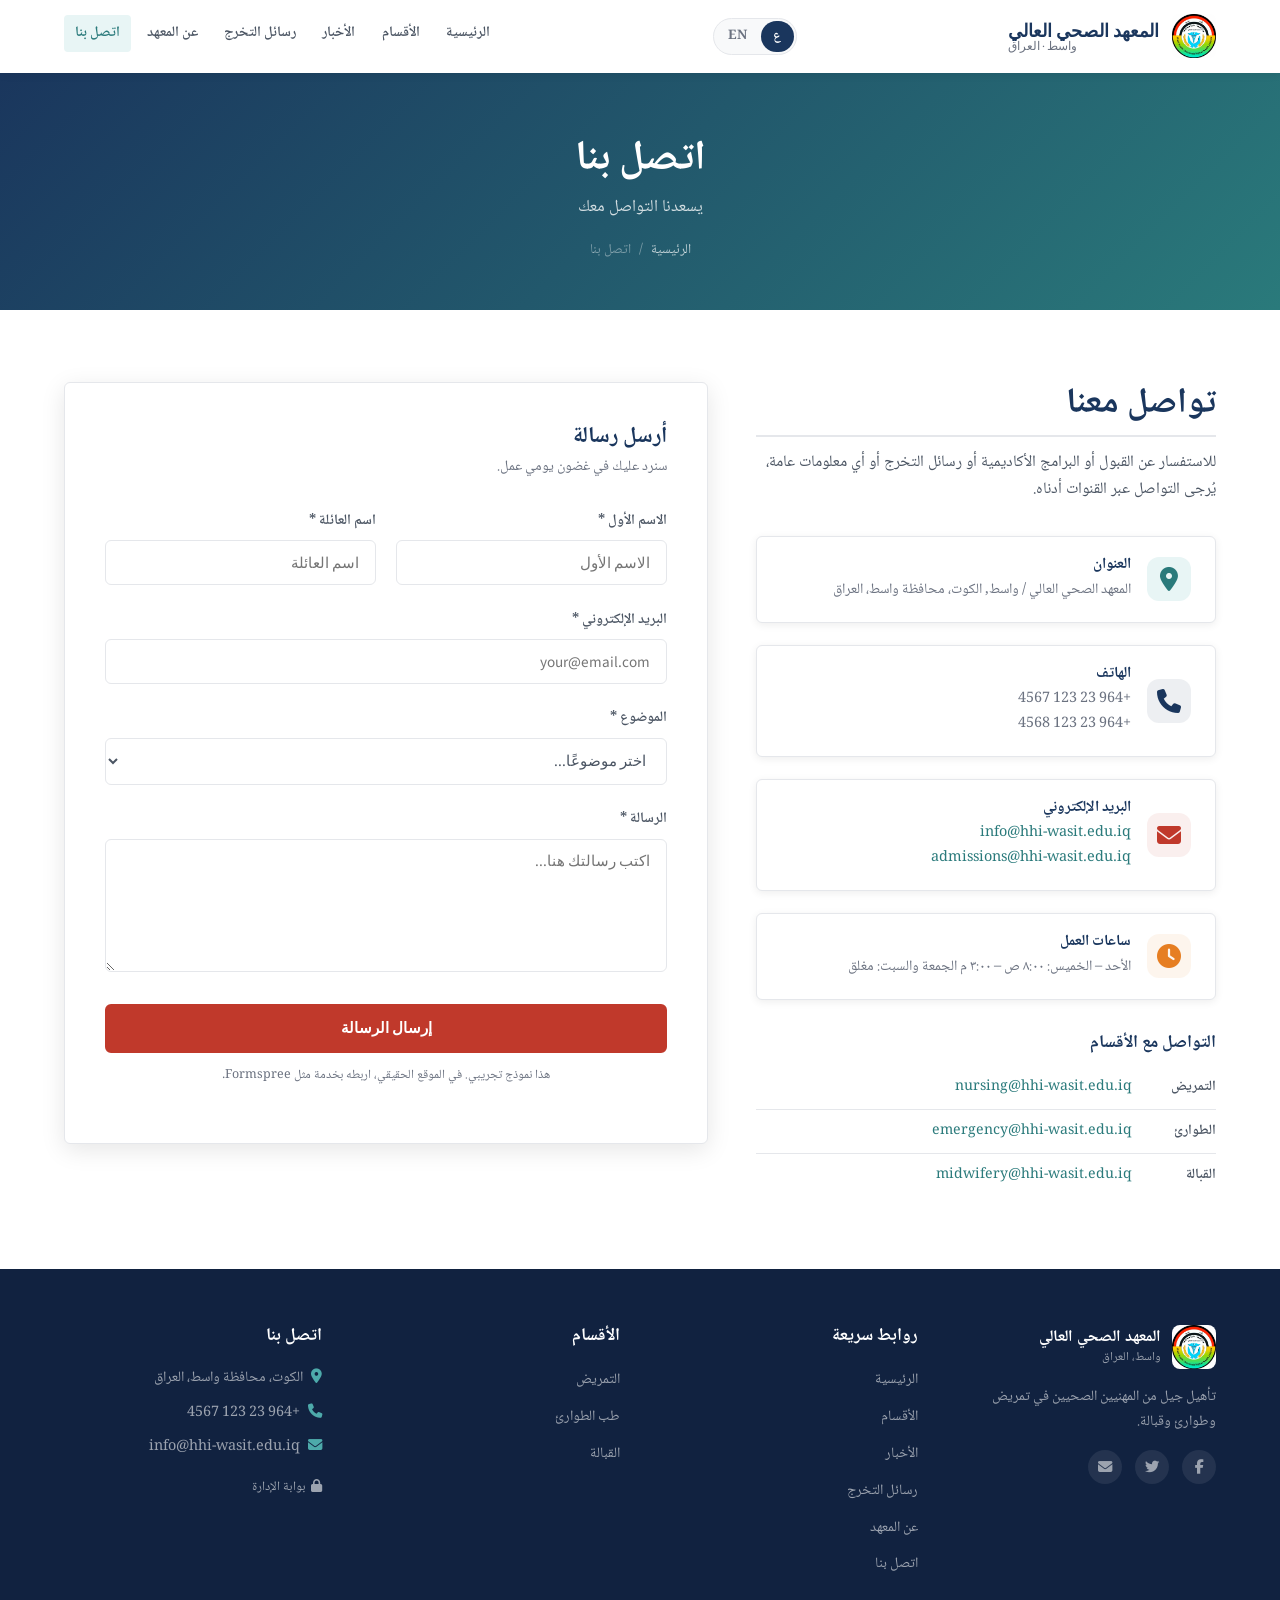
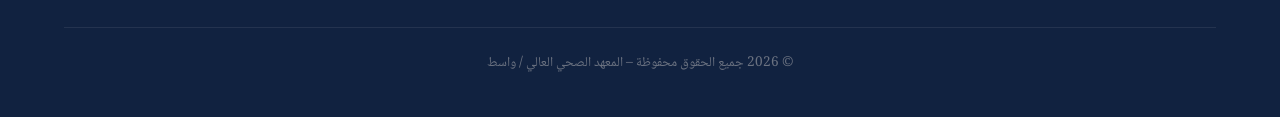
<file: contact.html>
<!DOCTYPE html>
<html lang="ar" dir="rtl">
<head>
  <meta charset="UTF-8"><meta name="viewport" content="width=device-width, initial-scale=1.0">
  <title>اتصل بنا – المعهد الصحي العالي واسط</title>
  <link rel="stylesheet" href="https://cdnjs.cloudflare.com/ajax/libs/font-awesome/6.4.0/css/all.min.css">
  <link href="https://fonts.googleapis.com/css2?family=Playfair+Display:wght@400;600;700&family=Source+Sans+Pro:wght@300;400;600&family=Noto+Naskh+Arabic:wght@400;600;700&display=swap" rel="stylesheet">
  <link rel="stylesheet" href="css/style.css">
</head>
<body class="rtl">
<header id="site-header"></header>
<div class="page-header">
  <h1 id="ph_t"></h1><p id="ph_s"></p>
  <div class="breadcrumb"><a href="index.html" id="bc_home"></a><span>/</span><span id="bc_cur"></span></div>
</div>

<section class="section">
  <div class="container">
    <div style="display:grid;grid-template-columns:1fr 1.4fr;gap:3rem;align-items:start">
      <div>
        <h2 id="git_t"></h2><p id="git_p"></p>
        <div style="display:flex;flex-direction:column;gap:1.4rem;margin-top:2rem">
          <div class="card" style="padding:1.2rem 1.5rem">
            <div style="display:flex;gap:1rem;align-items:center">
              <div class="card-icon teal" style="flex-shrink:0;width:44px;height:44px;margin:0"><i class="fas fa-map-marker-alt"></i></div>
              <div><h4 style="font-size:.95rem;margin-bottom:.2rem" id="addr_lbl"></h4><p style="margin:0;font-size:.9rem;color:var(--gray)" id="addr_val"></p></div>
            </div>
          </div>
          <div class="card" style="padding:1.2rem 1.5rem">
            <div style="display:flex;gap:1rem;align-items:center">
              <div class="card-icon navy" style="flex-shrink:0;width:44px;height:44px;margin:0"><i class="fas fa-phone"></i></div>
              <div><h4 style="font-size:.95rem;margin-bottom:.2rem" id="phone_lbl"></h4><p style="margin:0;font-size:.9rem;color:var(--gray)">+964 23 123 4567<br>+964 23 123 4568</p></div>
            </div>
          </div>
          <div class="card" style="padding:1.2rem 1.5rem">
            <div style="display:flex;gap:1rem;align-items:center">
              <div class="card-icon accent" style="flex-shrink:0;width:44px;height:44px;margin:0"><i class="fas fa-envelope"></i></div>
              <div><h4 style="font-size:.95rem;margin-bottom:.2rem" id="email_lbl"></h4><p style="margin:0;font-size:.9rem"><a href="mailto:info@hhi-wasit.edu.iq">info@hhi-wasit.edu.iq</a><br><a href="mailto:admissions@hhi-wasit.edu.iq">admissions@hhi-wasit.edu.iq</a></p></div>
            </div>
          </div>
          <div class="card" style="padding:1.2rem 1.5rem">
            <div style="display:flex;gap:1rem;align-items:center">
              <div class="card-icon orange" style="flex-shrink:0;width:44px;height:44px;margin:0"><i class="fas fa-clock"></i></div>
              <div><h4 style="font-size:.95rem;margin-bottom:.2rem" id="hours_lbl"></h4><p style="margin:0;font-size:.9rem;color:var(--gray)" id="hours_val"></p></div>
            </div>
          </div>
        </div>
        <div style="margin-top:2rem">
          <h4 id="dept_c_t"></h4>
          <table style="width:100%;font-size:.88rem;margin-top:.75rem;border-collapse:collapse">
            <tr style="border-bottom:1px solid var(--border)"><td style="padding:.6rem 0;font-weight:600" id="dc_nur"></td><td style="padding:.6rem 0"><a href="mailto:nursing@hhi-wasit.edu.iq">nursing@hhi-wasit.edu.iq</a></td></tr>
            <tr style="border-bottom:1px solid var(--border)"><td style="padding:.6rem 0;font-weight:600" id="dc_emr"></td><td style="padding:.6rem 0"><a href="mailto:emergency@hhi-wasit.edu.iq">emergency@hhi-wasit.edu.iq</a></td></tr>
            <tr><td style="padding:.6rem 0;font-weight:600" id="dc_mid"></td><td style="padding:.6rem 0"><a href="mailto:midwifery@hhi-wasit.edu.iq">midwifery@hhi-wasit.edu.iq</a></td></tr>
          </table>
        </div>
      </div>

      <div>
        <div class="card-white" style="background:#fff;border-radius:var(--radius);padding:2.5rem;box-shadow:var(--shadow-md);border:1px solid var(--border)">
          <h3 style="color:var(--navy);margin-bottom:.3rem" id="sm_t"></h3>
          <p style="color:var(--gray);font-size:.9rem;margin-bottom:1.8rem" id="sm_s"></p>
          <div id="formSuccess" class="alert alert-success" style="display:none"><i class="fas fa-check-circle" style="margin-left:.4rem"></i><span id="form_ok"></span></div>
          <div class="form-row">
            <div class="form-group"><label id="fn_lbl"></label><input type="text" id="c_fname" class="form-control" id2="fn_ph"></div>
            <div class="form-group"><label id="ln_lbl"></label><input type="text" id="c_lname" class="form-control"></div>
          </div>
          <div class="form-group"><label id="em_lbl"></label><input type="email" id="c_email" class="form-control" placeholder="your@email.com"></div>
          <div class="form-group">
            <label id="subj_lbl"></label>
            <select id="c_subject" class="form-control">
              <option value="" id="c_s0"></option>
              <option id="c_s1"></option><option id="c_s2"></option>
              <option id="c_s3"></option><option id="c_s4"></option>
              <option id="c_s5"></option><option id="c_s6"></option>
            </select>
          </div>
          <div class="form-group"><label id="msg_lbl"></label><textarea id="c_message" class="form-control" rows="5"></textarea></div>
          <button onclick="sendMessage()" class="btn btn-primary" style="width:100%" id="send_btn"></button>
          <p style="font-size:.78rem;color:var(--gray);margin-top:.75rem;text-align:center" id="form_note"></p>
        </div>
      </div>
    </div>
  </div>
</section>

<footer id="site-footer"></footer>
<script src="js/i18n.js"></script><script src="js/app.js"></script><script src="js/layout.js"></script>
<script>
initLang();
function sendMessage(){
  const f=document.getElementById('c_fname').value.trim();
  const l=document.getElementById('c_lname').value.trim();
  const e=document.getElementById('c_email').value.trim();
  const s=document.getElementById('c_subject').value;
  const m=document.getElementById('c_message').value.trim();
  if(!f||!l||!e||!s||!m){alert(t('fill_all'));return;}
  document.getElementById('formSuccess').style.display='block';
  ['c_fname','c_lname','c_email','c_message'].forEach(id=>document.getElementById(id).value='');
  document.getElementById('c_subject').value='';
}
function renderPage(){
  renderHeader('contact.html'); renderFooter();
  const set=(id,v)=>{const e=document.getElementById(id);if(e)e.textContent=v;};
  set('ph_t',t('page_contact_title')); set('ph_s',t('page_contact_sub'));
  set('bc_home',t('breadcrumb_home')); set('bc_cur',t('nav_contact'));
  set('git_t',t('get_in_touch')); set('git_p',t('contact_p'));
  set('addr_lbl',t('address_lbl')); set('addr_val',t('address_val').replace('\n',', '));
  set('phone_lbl',t('phone_lbl')); set('email_lbl',t('email_lbl'));
  set('hours_lbl',t('hours_lbl')); set('hours_val',t('hours_val').replace('\n','\n'));
  set('dept_c_t',t('dept_contacts'));
  set('dc_nur',LANG==='ar'?'التمريض':'Nursing');
  set('dc_emr',LANG==='ar'?'الطوارئ':'Emergency');
  set('dc_mid',LANG==='ar'?'القبالة':'Midwifery');
  set('sm_t',t('send_message')); set('sm_s',t('reply_time'));
  set('form_ok',t('form_success'));
  set('fn_lbl',t('fname_lbl')); document.getElementById('c_fname').placeholder=t('fname_ph');
  set('ln_lbl',t('lname_lbl')); document.getElementById('c_lname').placeholder=t('lname_ph');
  set('em_lbl',t('email_req')); set('subj_lbl',t('subject_lbl'));
  set('c_s0',t('select_subject')); set('c_s1',t('subj_admissions')); set('c_s2',t('subj_programs'));
  set('c_s3',t('subj_theses')); set('c_s4',t('subj_partnerships'));
  set('c_s5',t('subj_general')); set('c_s6',t('subj_other'));
  set('msg_lbl',t('message_lbl')); document.getElementById('c_message').placeholder=t('message_ph');
  set('send_btn',t('send_btn')); set('form_note',t('form_note'));
  document.body.classList.toggle('rtl',LANG==='ar');
  document.documentElement.dir=LANG==='ar'?'rtl':'ltr';
  document.documentElement.lang=LANG;
  document.title=LANG==='ar'?'اتصل بنا – المعهد الصحي العالي واسط':'Contact – HHI Wasit';
}
renderPage();
</script>
</body>
</html>
</file>
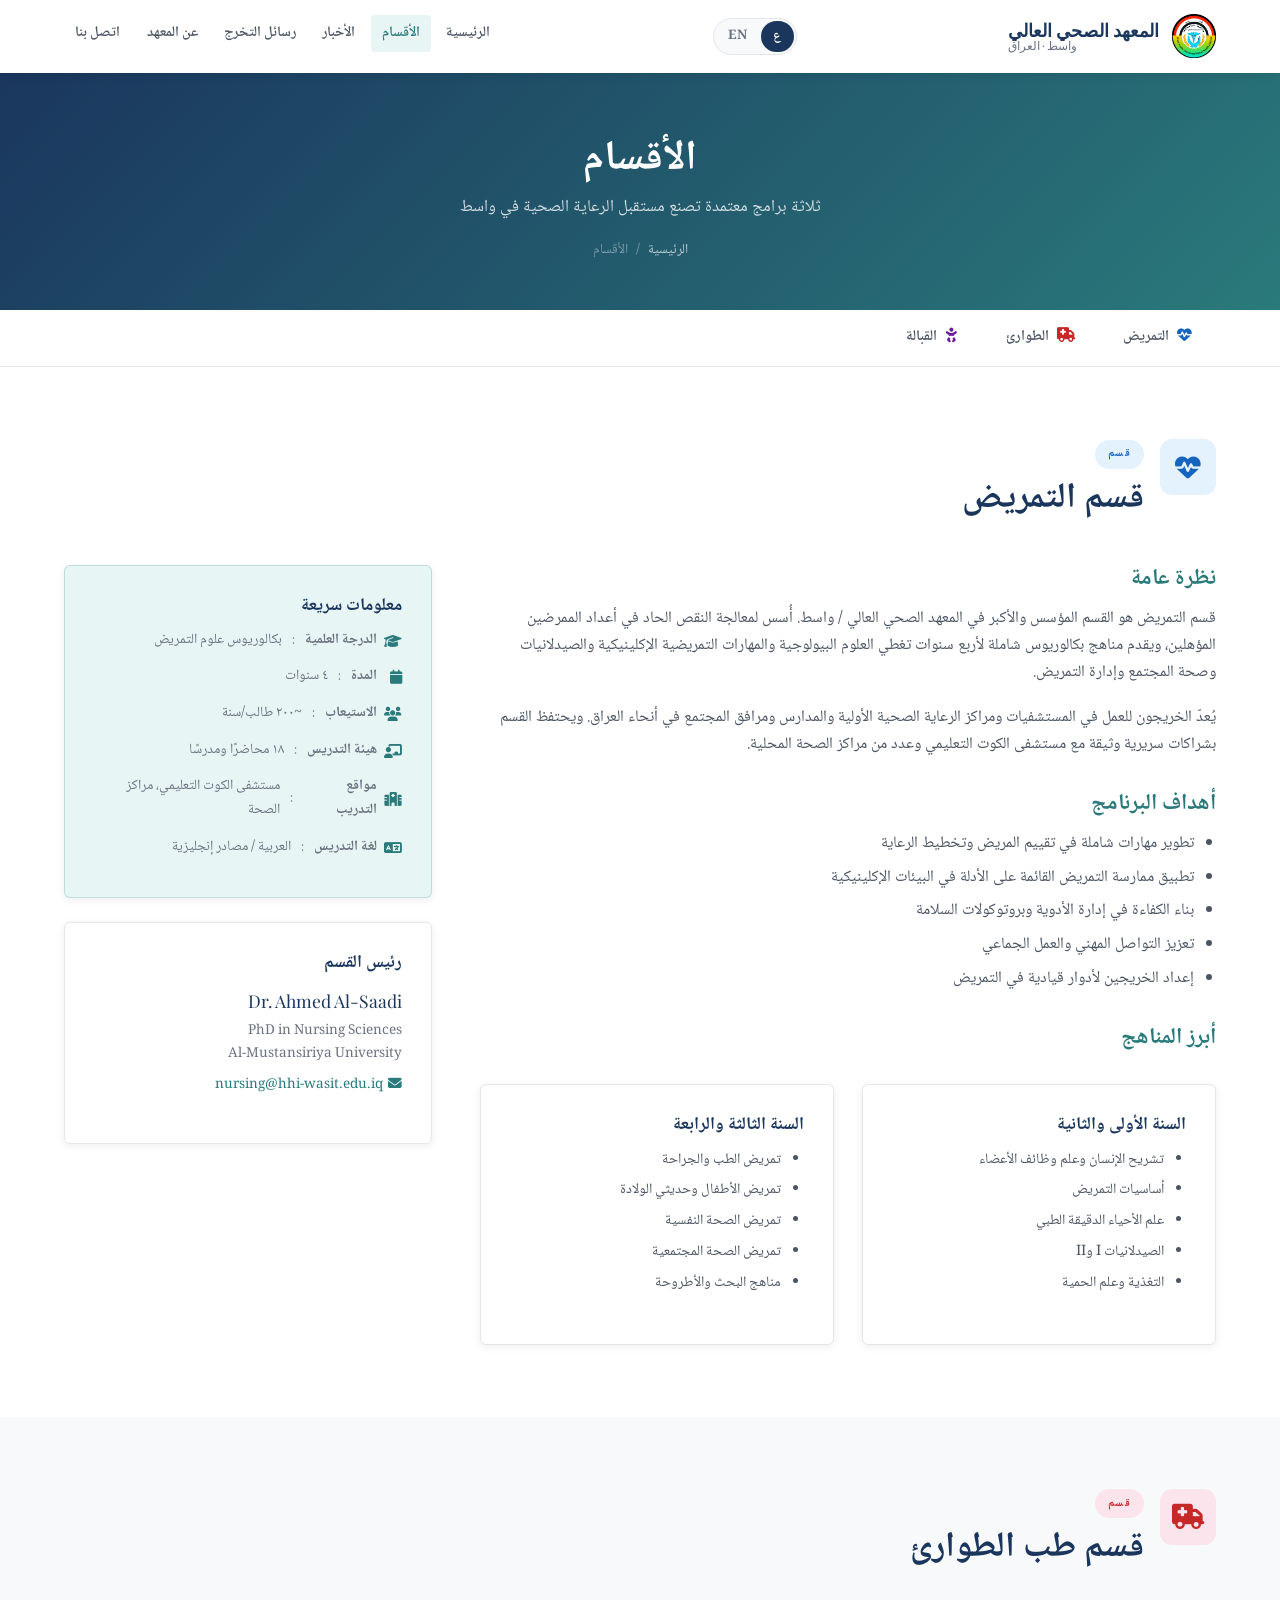
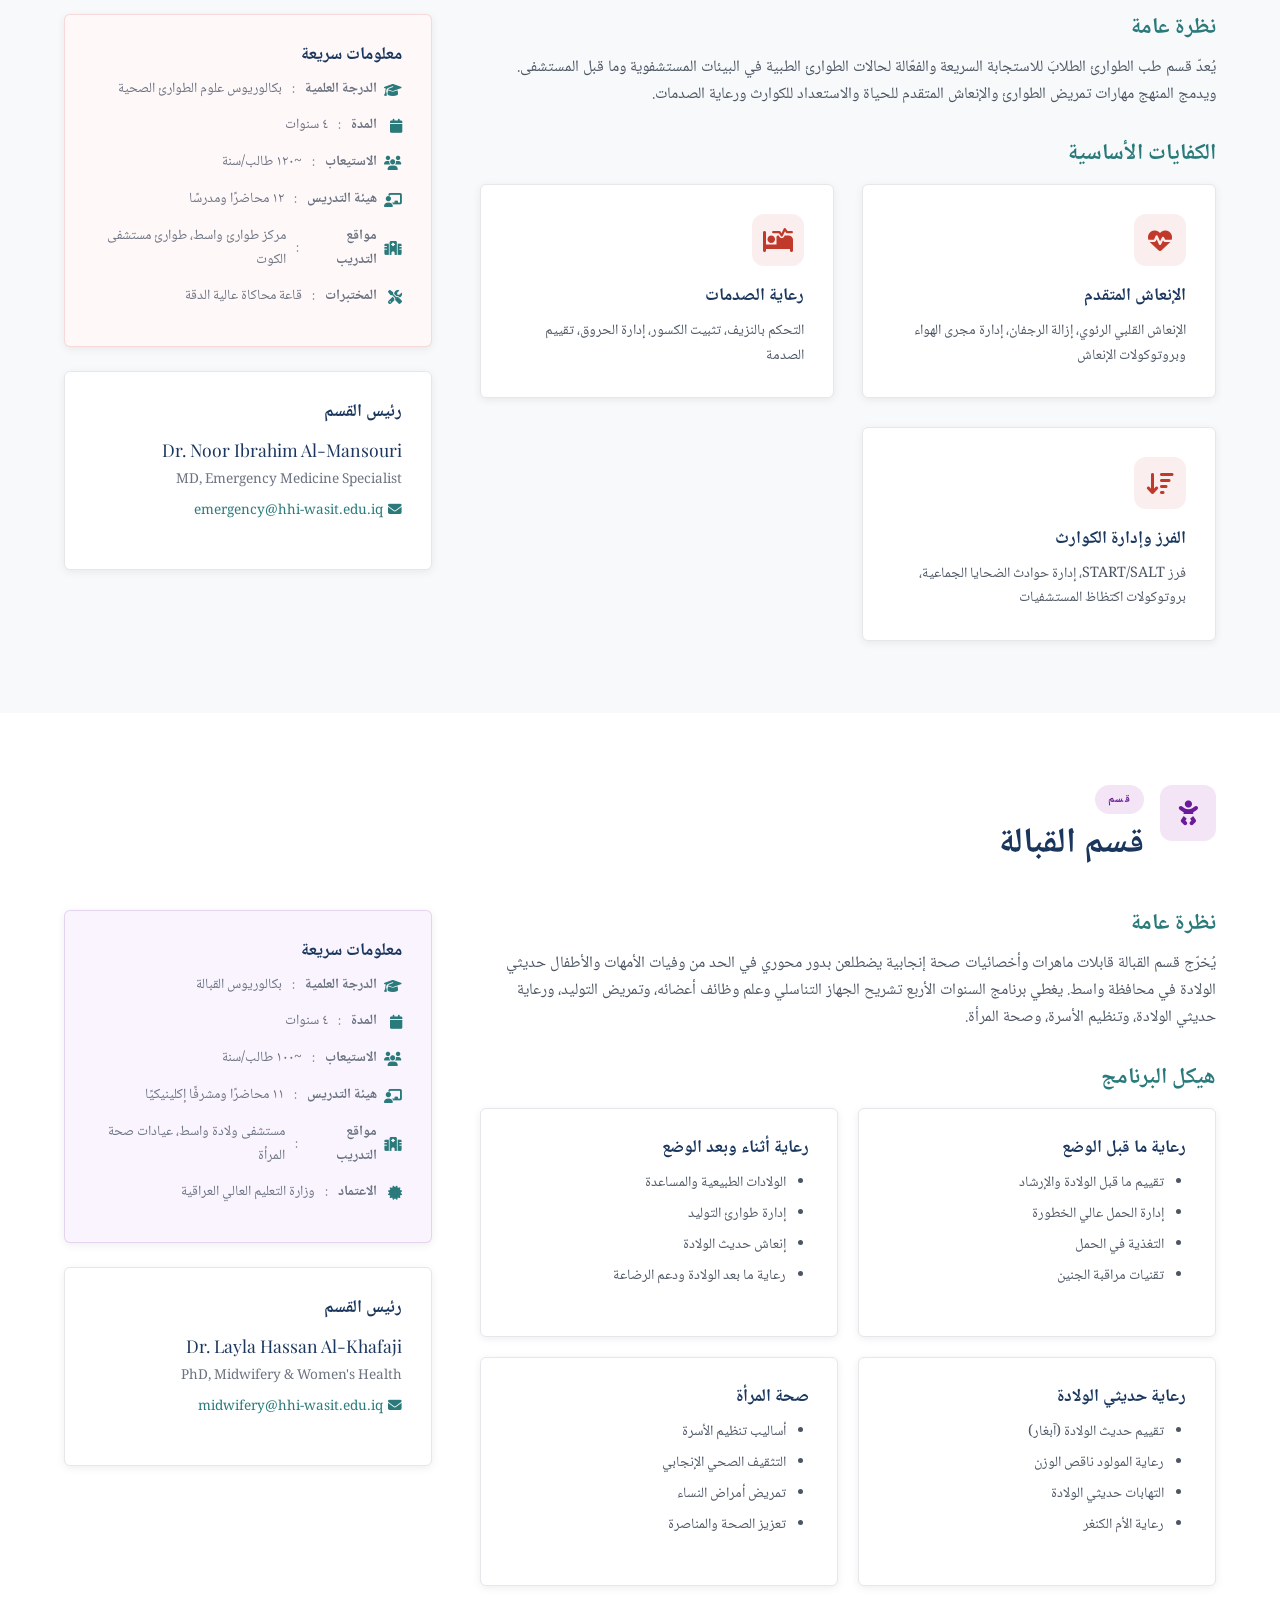
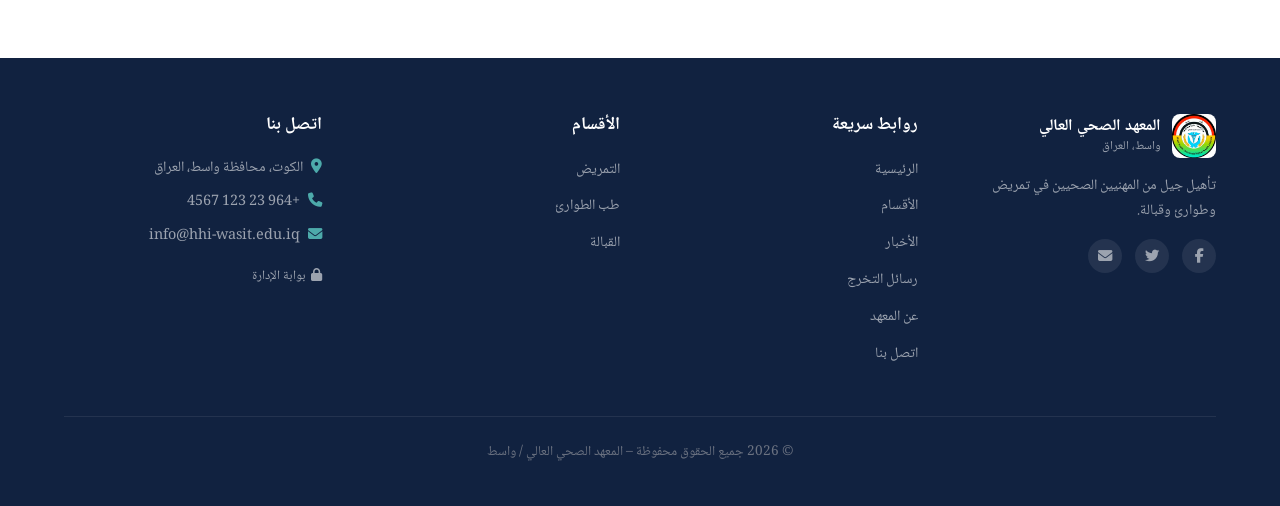
<file: departments.html>
<!DOCTYPE html>
<html lang="ar" dir="rtl">
<head>
  <meta charset="UTF-8"><meta name="viewport" content="width=device-width, initial-scale=1.0">
  <title>الأقسام – المعهد الصحي العالي واسط</title>
  <link rel="stylesheet" href="https://cdnjs.cloudflare.com/ajax/libs/font-awesome/6.4.0/css/all.min.css">
  <link href="https://fonts.googleapis.com/css2?family=Playfair+Display:wght@400;600;700&family=Source+Sans+Pro:wght@300;400;600&family=Noto+Naskh+Arabic:wght@400;600;700&display=swap" rel="stylesheet">
  <link rel="stylesheet" href="css/style.css">
</head>
<body class="rtl">
<header id="site-header"></header>
<div class="page-header">
  <h1 id="ph_t"></h1><p id="ph_s"></p>
  <div class="breadcrumb"><a href="index.html" id="bc_home"></a><span>/</span><span id="bc_cur"></span></div>
</div>

<!-- Dept tab nav -->
<div style="background:#fff;border-bottom:1px solid var(--border);position:sticky;top:70px;z-index:100">
  <div class="container" style="display:flex;gap:0;overflow-x:auto">
    <a href="#nursing" id="tab_nur" style="padding:.9rem 1.5rem;font-weight:600;color:var(--gray-dark);border-bottom:3px solid transparent;white-space:nowrap;font-size:.92rem"></a>
    <a href="#emergency" id="tab_emr" style="padding:.9rem 1.5rem;font-weight:600;color:var(--gray-dark);border-bottom:3px solid transparent;white-space:nowrap;font-size:.92rem"></a>
    <a href="#midwifery" id="tab_mid" style="padding:.9rem 1.5rem;font-weight:600;color:var(--gray-dark);border-bottom:3px solid transparent;white-space:nowrap;font-size:.92rem"></a>
  </div>
</div>

<!-- NURSING -->
<section class="section" id="nursing">
  <div class="container">
    <div style="display:flex;align-items:flex-start;gap:1rem;margin-bottom:2rem">
      <div style="background:#e3f2fd;color:#1565c0;width:56px;height:56px;border-radius:12px;display:flex;align-items:center;justify-content:center;font-size:1.6rem;flex-shrink:0"><i class="fas fa-heartbeat"></i></div>
      <div><span class="dept-badge nursing" style="margin-bottom:.5rem" id="n_badge"></span><h2 style="border:none;padding:0" id="n_name"></h2></div>
    </div>
    <div style="display:grid;grid-template-columns:2fr 1fr;gap:3rem">
      <div>
        <h3 id="n_ov_t"></h3><p id="n_p1"></p><p id="n_p2"></p>
        <h3 style="margin-top:2rem" id="n_obj_t"></h3>
        <ul id="n_obj_list"></ul>
        <h3 style="margin-top:2rem" id="n_cur_t"></h3>
        <div class="card-grid" style="grid-template-columns:1fr 1fr">
          <div class="card"><h4 id="n_yr12"></h4><ul style="font-size:.9rem" id="n_yr12_list"></ul></div>
          <div class="card"><h4 id="n_yr34"></h4><ul style="font-size:.9rem" id="n_yr34_list"></ul></div>
        </div>
      </div>
      <div>
        <div class="card" style="background:var(--teal-pale);border:1px solid rgba(42,122,123,.2)">
          <h4 style="color:var(--navy)" id="qf_t"></h4>
          <div class="dept-detail" style="margin-bottom:.8rem"><i class="fas fa-graduation-cap"></i><strong id="n_deg_lbl"></strong>: <span id="n_deg_val"></span></div>
          <div class="dept-detail" style="margin-bottom:.8rem"><i class="fas fa-calendar"></i><strong id="n_dur_lbl"></strong>: <span id="n_dur_val"></span></div>
          <div class="dept-detail" style="margin-bottom:.8rem"><i class="fas fa-users"></i><strong id="n_enr_lbl"></strong>: <span id="n_enr_val"></span></div>
          <div class="dept-detail" style="margin-bottom:.8rem"><i class="fas fa-chalkboard-teacher"></i><strong id="n_fac_lbl"></strong>: <span id="n_fac_val"></span></div>
          <div class="dept-detail" style="margin-bottom:.8rem"><i class="fas fa-hospital"></i><strong id="n_site_lbl"></strong>: <span id="n_site_val"></span></div>
          <div class="dept-detail"><i class="fas fa-language"></i><strong id="n_lang_lbl"></strong>: <span id="n_lang_val"></span></div>
        </div>
        <div class="card" style="margin-top:1.5rem">
          <h4 id="n_hod_lbl"></h4>
          <div class="name" style="font-family:'Playfair Display',serif;font-size:1.1rem;color:var(--navy);margin-bottom:.25rem">Dr. Ahmed Al-Saadi</div>
          <p style="font-size:.85rem;color:var(--gray);margin:0">PhD in Nursing Sciences<br>Al-Mustansiriya University</p>
          <p style="font-size:.85rem;color:var(--teal);margin-top:.5rem"><i class="fas fa-envelope" style="margin-left:.3rem"></i>nursing@hhi-wasit.edu.iq</p>
        </div>
      </div>
    </div>
  </div>
</section>

<!-- EMERGENCY -->
<section class="section section-alt" id="emergency">
  <div class="container">
    <div style="display:flex;align-items:flex-start;gap:1rem;margin-bottom:2rem">
      <div style="background:#fce4ec;color:#c62828;width:56px;height:56px;border-radius:12px;display:flex;align-items:center;justify-content:center;font-size:1.6rem;flex-shrink:0"><i class="fas fa-ambulance"></i></div>
      <div><span class="dept-badge emergency" style="margin-bottom:.5rem" id="e_badge"></span><h2 style="border:none;padding:0" id="e_name"></h2></div>
    </div>
    <div style="display:grid;grid-template-columns:2fr 1fr;gap:3rem">
      <div>
        <h3 id="e_ov_t"></h3><p id="e_p1"></p>
        <h3 style="margin-top:2rem" id="e_comp_t"></h3>
        <div class="card-grid" style="margin-top:1rem">
          <div class="card"><div class="card-icon accent"><i class="fas fa-heartbeat"></i></div><h4 id="als_t"></h4><p style="font-size:.9rem;margin:0" id="als_d"></p></div>
          <div class="card"><div class="card-icon accent"><i class="fas fa-procedures"></i></div><h4 id="tra_t"></h4><p style="font-size:.9rem;margin:0" id="tra_d"></p></div>
          <div class="card"><div class="card-icon accent"><i class="fas fa-sort-amount-down"></i></div><h4 id="tri_t"></h4><p style="font-size:.9rem;margin:0" id="tri_d"></p></div>
        </div>
      </div>
      <div>
        <div class="card" style="background:#fff8f8;border:1px solid rgba(198,40,40,.15)">
          <h4 style="color:var(--navy)" id="e_qf_t"></h4>
          <div class="dept-detail" style="margin-bottom:.8rem"><i class="fas fa-graduation-cap"></i><strong id="e_deg_lbl"></strong>: <span id="e_deg_val"></span></div>
          <div class="dept-detail" style="margin-bottom:.8rem"><i class="fas fa-calendar"></i><strong id="e_dur_lbl"></strong>: <span id="e_dur_val"></span></div>
          <div class="dept-detail" style="margin-bottom:.8rem"><i class="fas fa-users"></i><strong id="e_enr_lbl"></strong>: <span id="e_enr_val"></span></div>
          <div class="dept-detail" style="margin-bottom:.8rem"><i class="fas fa-chalkboard-teacher"></i><strong id="e_fac_lbl"></strong>: <span id="e_fac_val"></span></div>
          <div class="dept-detail" style="margin-bottom:.8rem"><i class="fas fa-hospital"></i><strong id="e_site_lbl"></strong>: <span id="e_site_val"></span></div>
          <div class="dept-detail"><i class="fas fa-tools"></i><strong id="e_labs_lbl"></strong>: <span id="e_labs_val"></span></div>
        </div>
        <div class="card" style="margin-top:1.5rem">
          <h4 id="e_hod_lbl"></h4>
          <div class="name" style="font-family:'Playfair Display',serif;font-size:1.1rem;color:var(--navy);margin-bottom:.25rem">Dr. Noor Ibrahim Al-Mansouri</div>
          <p style="font-size:.85rem;color:var(--gray);margin:0">MD, Emergency Medicine Specialist</p>
          <p style="font-size:.85rem;color:var(--teal);margin-top:.5rem"><i class="fas fa-envelope" style="margin-left:.3rem"></i>emergency@hhi-wasit.edu.iq</p>
        </div>
      </div>
    </div>
  </div>
</section>

<!-- MIDWIFERY -->
<section class="section" id="midwifery">
  <div class="container">
    <div style="display:flex;align-items:flex-start;gap:1rem;margin-bottom:2rem">
      <div style="background:#f3e5f5;color:#6a1b9a;width:56px;height:56px;border-radius:12px;display:flex;align-items:center;justify-content:center;font-size:1.6rem;flex-shrink:0"><i class="fas fa-baby"></i></div>
      <div><span class="dept-badge midwifery" style="margin-bottom:.5rem" id="m_badge"></span><h2 style="border:none;padding:0" id="m_name"></h2></div>
    </div>
    <div style="display:grid;grid-template-columns:2fr 1fr;gap:3rem">
      <div>
        <h3 id="m_ov_t"></h3><p id="m_p1"></p>
        <h3 style="margin-top:2rem" id="m_str_t"></h3>
        <div style="display:grid;grid-template-columns:1fr 1fr;gap:1.2rem;margin-top:1rem">
          <div class="card"><h4 id="m_ante"></h4><ul style="font-size:.9rem" id="m_ante_l"></ul></div>
          <div class="card"><h4 id="m_intra"></h4><ul style="font-size:.9rem" id="m_intra_l"></ul></div>
          <div class="card"><h4 id="m_neo"></h4><ul style="font-size:.9rem" id="m_neo_l"></ul></div>
          <div class="card"><h4 id="m_wom"></h4><ul style="font-size:.9rem" id="m_wom_l"></ul></div>
        </div>
      </div>
      <div>
        <div class="card" style="background:#faf4ff;border:1px solid rgba(106,27,154,.15)">
          <h4 style="color:var(--navy)" id="m_qf_t"></h4>
          <div class="dept-detail" style="margin-bottom:.8rem"><i class="fas fa-graduation-cap"></i><strong id="m_deg_lbl"></strong>: <span id="m_deg_val"></span></div>
          <div class="dept-detail" style="margin-bottom:.8rem"><i class="fas fa-calendar"></i><strong id="m_dur_lbl"></strong>: <span id="m_dur_val"></span></div>
          <div class="dept-detail" style="margin-bottom:.8rem"><i class="fas fa-users"></i><strong id="m_enr_lbl"></strong>: <span id="m_enr_val"></span></div>
          <div class="dept-detail" style="margin-bottom:.8rem"><i class="fas fa-chalkboard-teacher"></i><strong id="m_fac_lbl"></strong>: <span id="m_fac_val"></span></div>
          <div class="dept-detail" style="margin-bottom:.8rem"><i class="fas fa-hospital"></i><strong id="m_site_lbl"></strong>: <span id="m_site_val"></span></div>
          <div class="dept-detail"><i class="fas fa-certificate"></i><strong id="m_accr_lbl"></strong>: <span id="m_accr_val"></span></div>
        </div>
        <div class="card" style="margin-top:1.5rem">
          <h4 id="m_hod_lbl"></h4>
          <div class="name" style="font-family:'Playfair Display',serif;font-size:1.1rem;color:var(--navy);margin-bottom:.25rem">Dr. Layla Hassan Al-Khafaji</div>
          <p style="font-size:.85rem;color:var(--gray);margin:0">PhD, Midwifery &amp; Women's Health</p>
          <p style="font-size:.85rem;color:var(--teal);margin-top:.5rem"><i class="fas fa-envelope" style="margin-left:.3rem"></i>midwifery@hhi-wasit.edu.iq</p>
        </div>
      </div>
    </div>
  </div>
</section>

<footer id="site-footer"></footer>
<script src="js/i18n.js"></script><script src="js/app.js"></script><script src="js/layout.js"></script>
<script>
initLang();
function makeList(items){ return items.map(i=>`<li>${escHtml(i)}</li>`).join(''); }
function renderPage(){
  renderHeader('departments.html'); renderFooter();
  const set=(id,v)=>{const e=document.getElementById(id);if(e)e.textContent=v;};
  const setH=(id,v)=>{const e=document.getElementById(id);if(e)e.innerHTML=v;};
  set('ph_t',t('page_depts_title')); set('ph_s',t('page_depts_sub'));
  set('bc_home',t('breadcrumb_home')); set('bc_cur',t('nav_departments'));
  const DL=LANG==='ar'?{nursing:'التمريض',emergency:'الطوارئ',midwifery:'القبالة'}:{nursing:'Nursing',emergency:'Emergency Medicine',midwifery:'Midwifery'};
  document.getElementById('tab_nur').innerHTML='<i class="fas fa-heartbeat" style="margin-left:.5rem;color:#1565c0"></i>'+DL.nursing;
  document.getElementById('tab_emr').innerHTML='<i class="fas fa-ambulance" style="margin-left:.5rem;color:#c62828"></i>'+DL.emergency;
  document.getElementById('tab_mid').innerHTML='<i class="fas fa-baby" style="margin-left:.5rem;color:#6a1b9a"></i>'+DL.midwifery;
  // Nursing
  set('n_badge',LANG==='ar'?'قسم':'Department'); set('n_name',t('dept_nursing_name'));
  set('n_ov_t',LANG==='ar'?'نظرة عامة':'Overview'); set('n_p1',t('dept_nursing_overview')); set('n_p2',t('dept_nursing_p2'));
  set('n_obj_t',t('dept_obj')); setH('n_obj_list',makeList(t('dept_nursing_obj')));
  set('n_cur_t',t('dept_curriculum')); set('n_yr12',t('yr12')); set('n_yr34',t('yr34'));
  setH('n_yr12_list',makeList(t('nursing_yr12'))); setH('n_yr34_list',makeList(t('nursing_yr34')));
  set('qf_t',t('quick_facts')); set('n_deg_lbl',t('degree_lbl')); set('n_deg_val',t('nursing_degree'));
  set('n_dur_lbl',t('duration_lbl')); set('n_dur_val',t('nursing_duration'));
  set('n_enr_lbl',t('enrollment_lbl')); set('n_enr_val',t('nursing_enroll'));
  set('n_fac_lbl',t('faculty_lbl')); set('n_fac_val',t('nursing_faculty'));
  set('n_site_lbl',t('clinical_lbl')); set('n_site_val',t('nursing_sites'));
  set('n_lang_lbl',t('lang_lbl')); set('n_lang_val',t('nursing_lang'));
  set('n_hod_lbl',t('hod_lbl'));
  // Emergency
  set('e_badge',LANG==='ar'?'قسم':'Department'); set('e_name',t('dept_emergency_name'));
  set('e_ov_t',LANG==='ar'?'نظرة عامة':'Overview'); set('e_p1',t('dept_emergency_overview'));
  set('e_comp_t',t('core_competencies'));
  set('als_t',t('als_title')); set('als_d',t('als_desc'));
  set('tra_t',t('trauma_title')); set('tra_d',t('trauma_desc'));
  set('tri_t',t('triage_title')); set('tri_d',t('triage_desc'));
  set('e_qf_t',t('quick_facts')); set('e_deg_lbl',t('degree_lbl')); set('e_deg_val',t('emergency_degree'));
  set('e_dur_lbl',t('duration_lbl')); set('e_dur_val',t('nursing_duration'));
  set('e_enr_lbl',t('enrollment_lbl')); set('e_enr_val',t('emergency_enroll'));
  set('e_fac_lbl',t('faculty_lbl')); set('e_fac_val',t('emergency_faculty'));
  set('e_site_lbl',t('clinical_lbl')); set('e_site_val',t('emergency_sites'));
  set('e_labs_lbl',t('labs_lbl')); set('e_labs_val',t('emergency_labs'));
  set('e_hod_lbl',t('hod_lbl'));
  // Midwifery
  set('m_badge',LANG==='ar'?'قسم':'Department'); set('m_name',t('dept_midwifery_name'));
  set('m_ov_t',LANG==='ar'?'نظرة عامة':'Overview'); set('m_p1',t('dept_midwifery_overview'));
  set('m_str_t',t('prog_structure'));
  set('m_ante',t('antepartum')); setH('m_ante_l',makeList(t('antepartum_items')));
  set('m_intra',t('intrapartum')); setH('m_intra_l',makeList(t('intrapartum_items')));
  set('m_neo',t('neonatal')); setH('m_neo_l',makeList(t('neonatal_items')));
  set('m_wom',t('womens_health')); setH('m_wom_l',makeList(t('womens_items')));
  set('m_qf_t',t('quick_facts')); set('m_deg_lbl',t('degree_lbl')); set('m_deg_val',t('midwifery_degree'));
  set('m_dur_lbl',t('duration_lbl')); set('m_dur_val',t('nursing_duration'));
  set('m_enr_lbl',t('enrollment_lbl')); set('m_enr_val',t('midwifery_enroll'));
  set('m_fac_lbl',t('faculty_lbl')); set('m_fac_val',t('midwifery_faculty'));
  set('m_site_lbl',t('clinical_lbl')); set('m_site_val',t('midwifery_sites'));
  set('m_accr_lbl',t('accred_lbl')); set('m_accr_val',t('midwifery_accred'));
  set('m_hod_lbl',t('hod_lbl'));
  document.body.classList.toggle('rtl',LANG==='ar');
  document.documentElement.dir=LANG==='ar'?'rtl':'ltr';
  document.documentElement.lang=LANG;
  document.title=LANG==='ar'?'الأقسام – المعهد الصحي العالي واسط':'Departments – HHI Wasit';
}
renderPage();
</script>
</body>
</html>
</file>
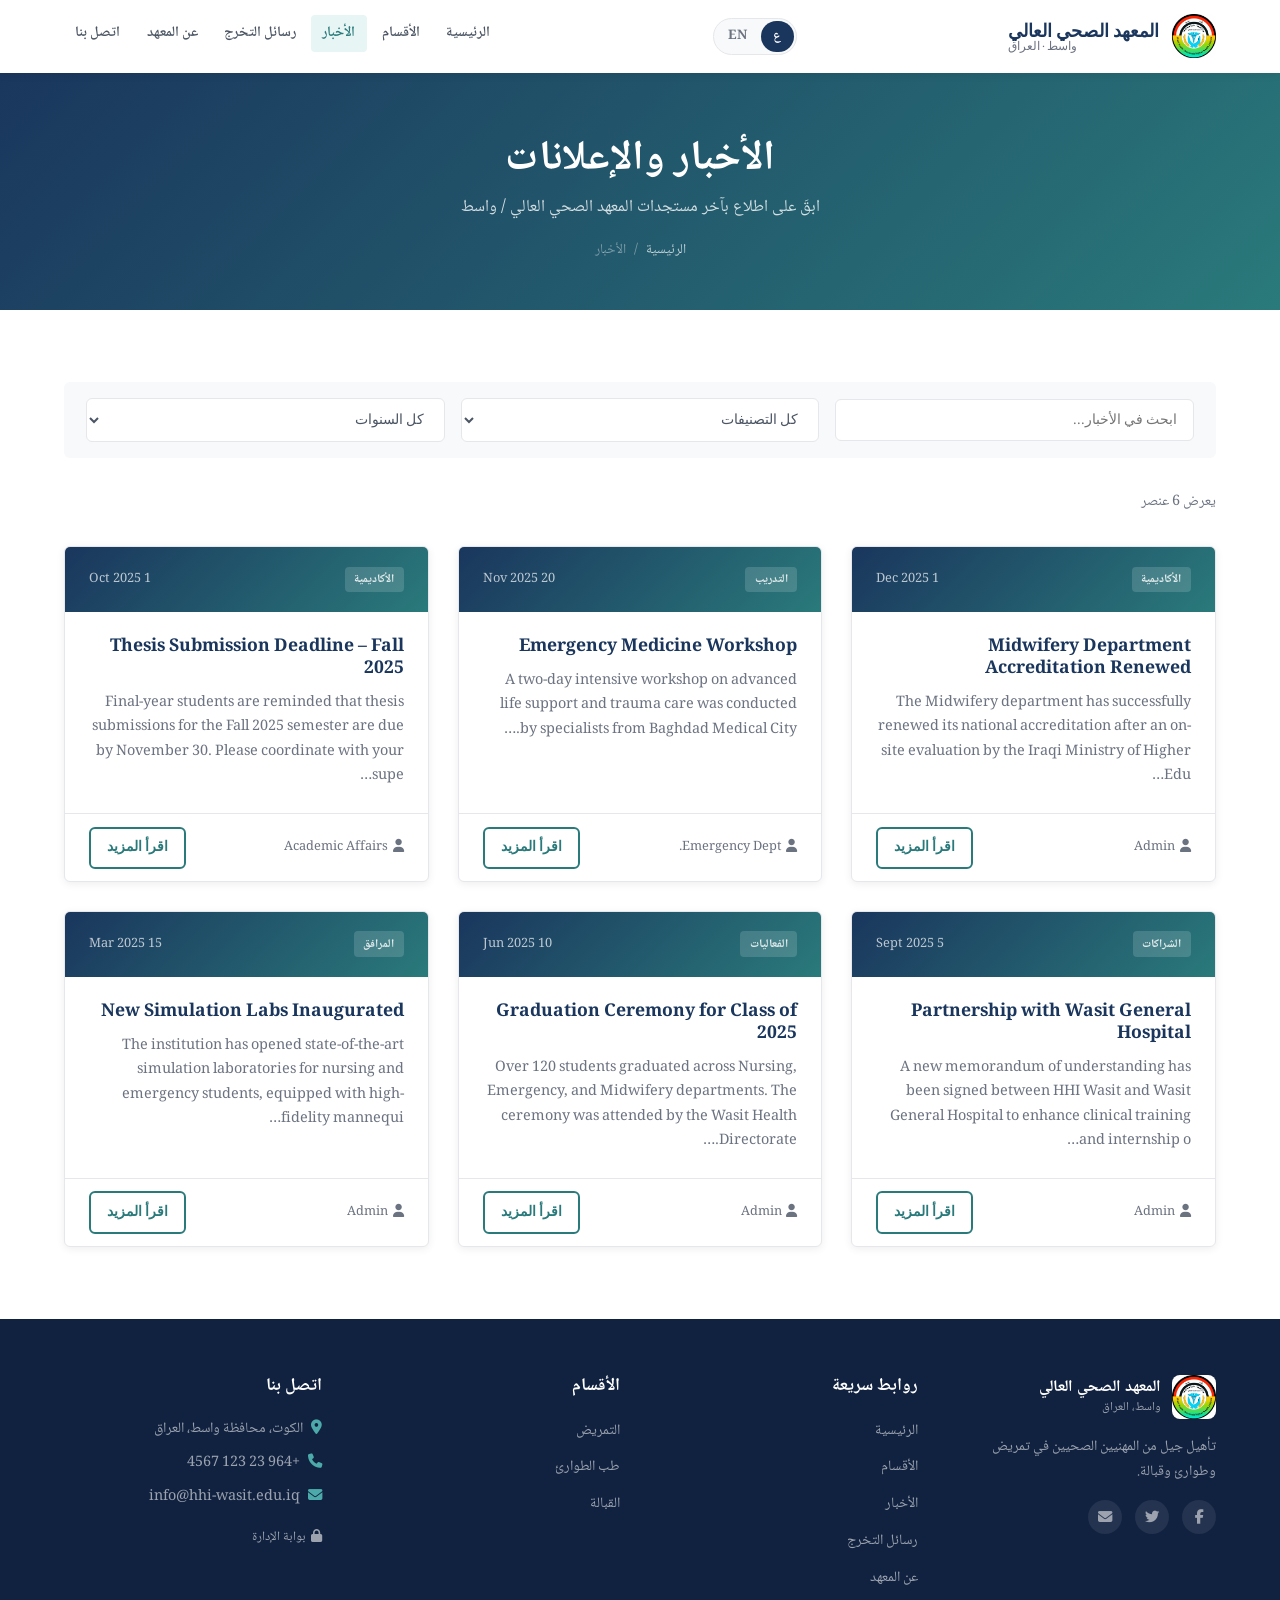
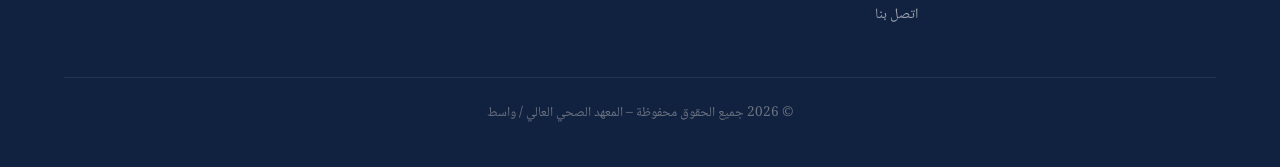
<file: news.html>
<!DOCTYPE html>
<html lang="ar" dir="rtl">
<head>
  <meta charset="UTF-8"><meta name="viewport" content="width=device-width, initial-scale=1.0">
  <title>الأخبار – المعهد الصحي العالي واسط</title>
  <link rel="stylesheet" href="https://cdnjs.cloudflare.com/ajax/libs/font-awesome/6.4.0/css/all.min.css">
  <link href="https://fonts.googleapis.com/css2?family=Playfair+Display:wght@400;600;700&family=Source+Sans+Pro:wght@300;400;600&family=Noto+Naskh+Arabic:wght@400;600;700&display=swap" rel="stylesheet">
  <link rel="stylesheet" href="css/style.css">
</head>
<body class="rtl">
<header id="site-header"></header>
<div class="page-header">
  <h1 id="ph_t"></h1><p id="ph_s"></p>
  <div class="breadcrumb"><a href="index.html" id="bc_home"></a><span>/</span><span id="bc_cur"></span></div>
</div>
<section class="section">
  <div class="container">
    <div class="filter-bar">
      <input type="text" id="searchInput" placeholder="">
      <select id="categoryFilter">
        <option value="" id="opt_allcat"></option>
        <option value="Facilities" id="opt_fac"></option>
        <option value="Events" id="opt_ev"></option>
        <option value="Academic" id="opt_ac"></option>
        <option value="Partnerships" id="opt_par"></option>
        <option value="Training" id="opt_tr"></option>
      </select>
      <select id="yearFilter">
        <option value="" id="opt_allyr"></option>
        <option value="2025">2025</option>
        <option value="2024">2024</option>
        <option value="2023">2023</option>
      </select>
    </div>
    <div id="newsCount" style="color:var(--gray);font-size:.9rem;margin-bottom:1.5rem"></div>
    <div class="news-grid" id="newsGrid"></div>
    <div id="noResults" style="display:none;text-align:center;padding:3rem;color:var(--gray)">
      <i class="fas fa-search" style="font-size:2rem;margin-bottom:1rem;display:block;opacity:.4"></i>
      <span id="no_res_txt"></span>
    </div>
  </div>
</section>

<div id="articleModal" style="display:none;position:fixed;inset:0;background:rgba(0,0,0,.5);z-index:2000;align-items:center;justify-content:center;padding:1rem">
  <div style="background:#fff;border-radius:8px;max-width:640px;width:100%;max-height:90vh;overflow-y:auto;padding:2.5rem;position:relative">
    <button onclick="closeModal()" style="position:absolute;top:1rem;left:1rem;background:none;border:none;font-size:1.4rem;cursor:pointer;color:var(--gray)"><i class="fas fa-times"></i></button>
    <div id="modalContent"></div>
  </div>
</div>

<footer id="site-footer"></footer>
<script src="js/i18n.js"></script><script src="js/app.js"></script><script src="js/layout.js"></script>
<script>
initLang();
let allNews = HHI.getNews().sort((a,b)=>new Date(b.date)-new Date(a.date));

const catLabels = {
  ar:{Facilities:'المرافق',Events:'الفعاليات',Academic:'الأكاديمية',Partnerships:'الشراكات',Training:'التدريب'},
  en:{Facilities:'Facilities',Events:'Events',Academic:'Academic',Partnerships:'Partnerships',Training:'Training'}
};

function renderNews(){
  const q=document.getElementById('searchInput').value.toLowerCase();
  const cat=document.getElementById('categoryFilter').value;
  const yr=document.getElementById('yearFilter').value;
  const filtered=allNews.filter(n=>{
    const mq=!q||n.title.toLowerCase().includes(q)||n.body.toLowerCase().includes(q);
    const mc=!cat||n.category===cat;
    const my=!yr||new Date(n.date).getFullYear()==yr;
    return mq&&mc&&my;
  });
  document.getElementById('newsCount').textContent = t('showing')+' '+filtered.length+' '+t('items');
  const grid=document.getElementById('newsGrid'), none=document.getElementById('noResults');
  if(!filtered.length){grid.innerHTML='';none.style.display='block';return;}
  none.style.display='none';
  grid.innerHTML=filtered.map(n=>`
    <div class="news-card" style="cursor:pointer" onclick="openArticle(${n.id})">
      ${n.image ? `<div style="height:180px;overflow:hidden;background:#f3f4f6"><img src="${n.image}" style="width:100%;height:100%;object-fit:cover;display:block;transition:transform .3s" onmouseover="this.style.transform='scale(1.04)'" onmouseout="this.style.transform='scale(1)'"></div>` : ''}
      <div class="news-card-header">
        <span class="news-category">${escHtml(catLabels[LANG][n.category]||n.category)}</span>
        <span class="news-date">${formatDate(n.date)}</span>
      </div>
      <div class="news-card-body"><h3>${escHtml(n.title)}</h3><p>${escHtml(n.body.substring(0,140))}…</p></div>
      <div class="news-card-footer" style="display:flex;align-items:center;justify-content:space-between">
        <span style="font-size:.8rem;color:var(--gray)"><i class="fas fa-user" style="margin-left:.3rem"></i>${escHtml(n.author||'Admin')}</span>
        <span class="btn btn-secondary btn-sm">${t('read_more')}</span>
      </div>
    </div>`).join('');
}

function openArticle(id){
  const n=allNews.find(x=>x.id===id); if(!n) return;
  document.getElementById('modalContent').innerHTML=`
    ${n.image ? `<div style="margin:-2.5rem -2.5rem 1.5rem;height:240px;overflow:hidden;border-radius:8px 8px 0 0"><img src="${n.image}" style="width:100%;height:100%;object-fit:cover"></div>` : ''}
    <div style="display:flex;gap:.75rem;margin-bottom:1.5rem;flex-wrap:wrap;align-items:center">
      <span style="background:var(--teal-pale);color:var(--teal);padding:.3rem .8rem;border-radius:4px;font-size:.75rem;font-weight:700">${escHtml(catLabels[LANG][n.category]||n.category)}</span>
      <span style="color:var(--gray);font-size:.85rem">${formatDate(n.date)}</span>
      <span style="color:var(--gray);font-size:.85rem">${escHtml(n.author||'Admin')}</span>
    </div>
    <h2 style="border:none;font-size:1.6rem;margin-bottom:1.2rem">${escHtml(n.title)}</h2>
    <p style="color:var(--gray-dark);line-height:1.9">${escHtml(n.body)}</p>`;
  document.getElementById('articleModal').style.display='flex';
}
function closeModal(){document.getElementById('articleModal').style.display='none';}
document.getElementById('articleModal').addEventListener('click',e=>{if(e.target===e.currentTarget)closeModal();});
document.getElementById('searchInput').addEventListener('input',renderNews);
document.getElementById('categoryFilter').addEventListener('change',renderNews);
document.getElementById('yearFilter').addEventListener('change',renderNews);

function renderPage(){
  renderHeader('news.html'); renderFooter();
  document.getElementById('ph_t').textContent=t('page_news_title');
  document.getElementById('ph_s').textContent=t('page_news_sub');
  document.getElementById('bc_home').textContent=t('breadcrumb_home');
  document.getElementById('bc_cur').textContent=t('nav_news');
  document.getElementById('searchInput').placeholder=t('search_news');
  document.getElementById('opt_allcat').textContent=t('all_categories');
  document.getElementById('opt_fac').textContent=catLabels[LANG].Facilities;
  document.getElementById('opt_ev').textContent=catLabels[LANG].Events;
  document.getElementById('opt_ac').textContent=catLabels[LANG].Academic;
  document.getElementById('opt_par').textContent=catLabels[LANG].Partnerships;
  document.getElementById('opt_tr').textContent=catLabels[LANG].Training;
  document.getElementById('opt_allyr').textContent=t('all_years');
  document.getElementById('no_res_txt').textContent=t('no_results');
  document.body.classList.toggle('rtl',LANG==='ar');
  document.documentElement.dir=LANG==='ar'?'rtl':'ltr';
  document.documentElement.lang=LANG;
  document.title=LANG==='ar'?'الأخبار – المعهد الصحي العالي واسط':'News – HHI Wasit';
  renderNews();
}
renderPage();
</script>
</body>
</html>
</file>
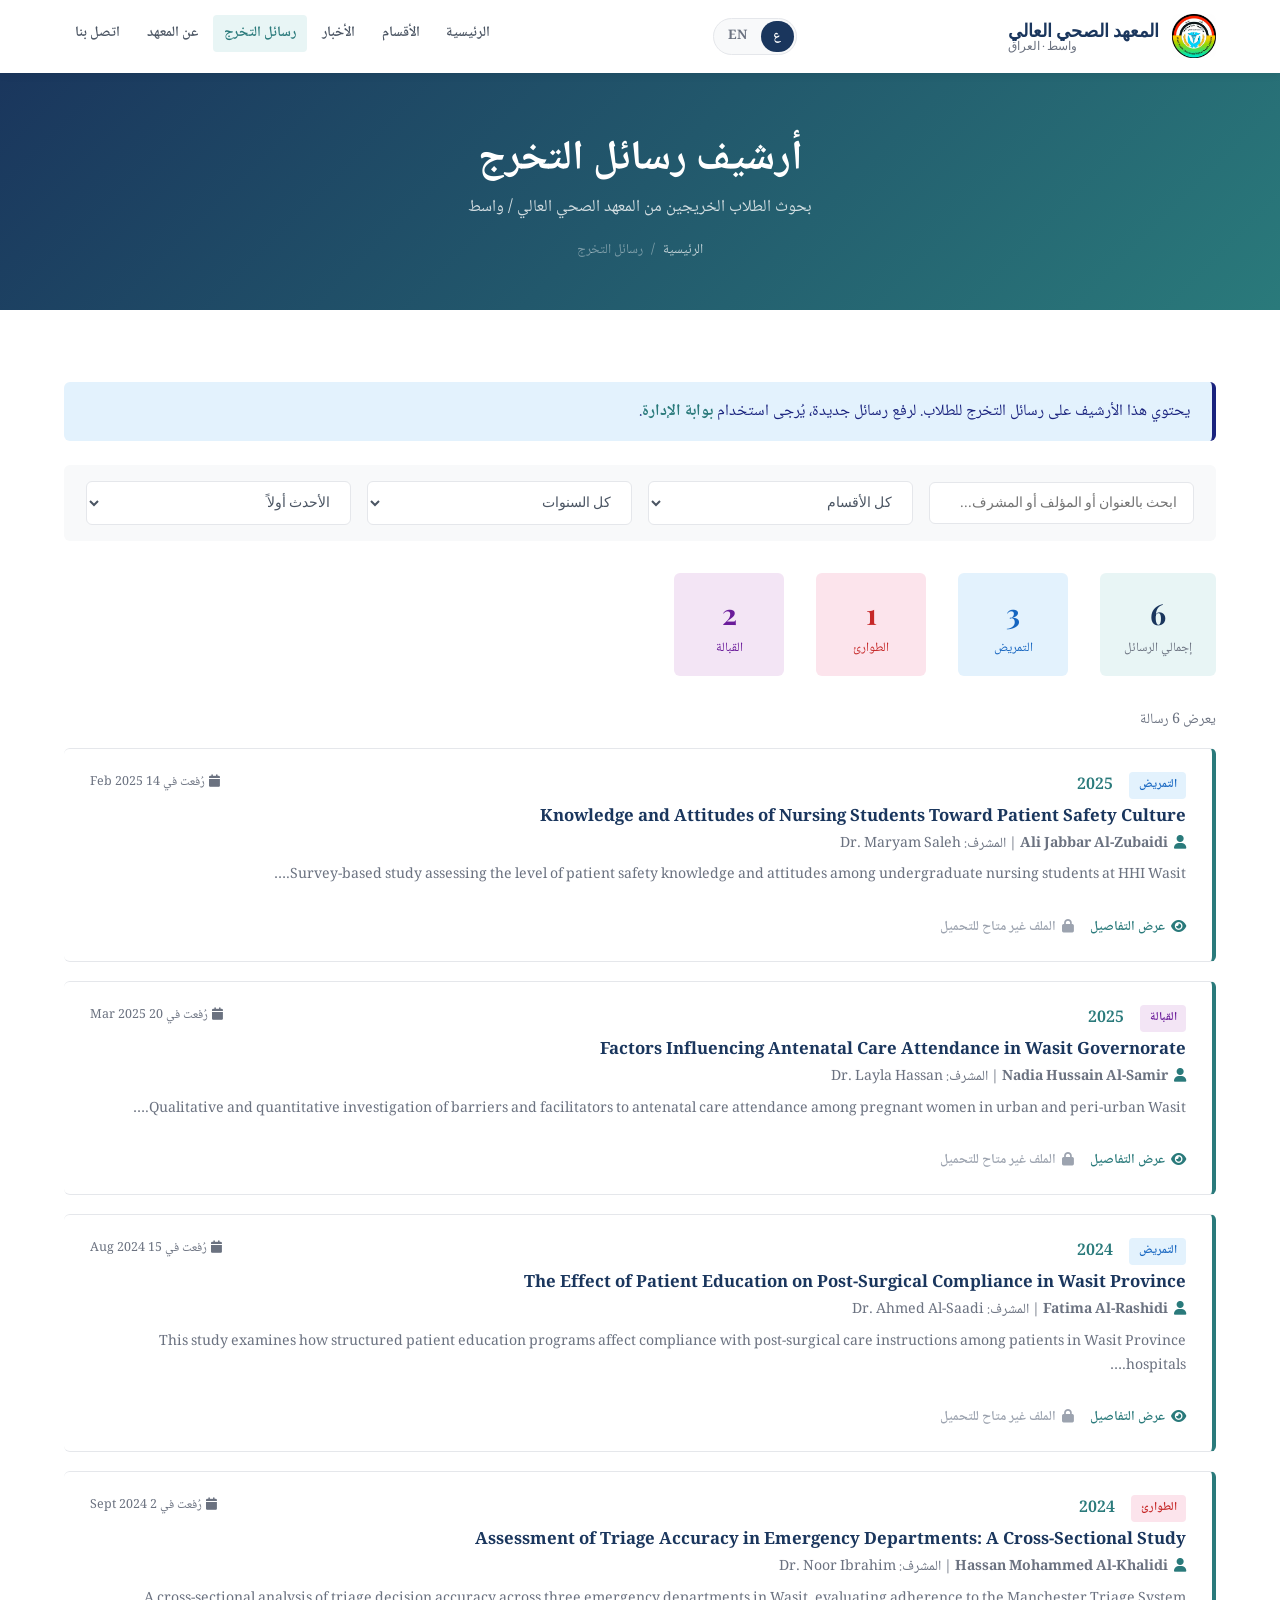
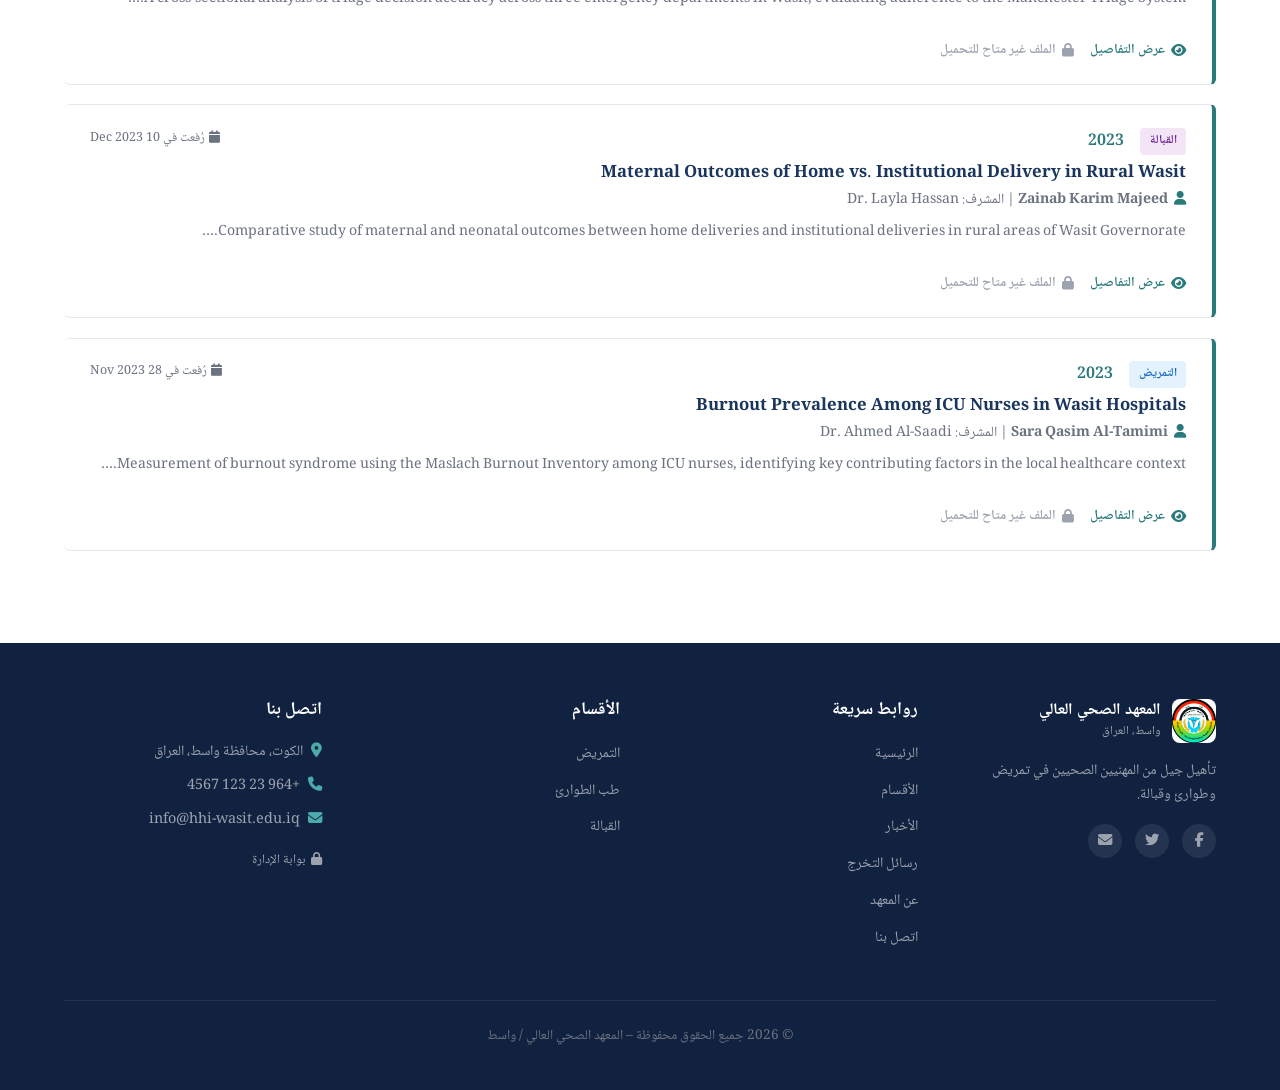
<file: theses.html>
<!DOCTYPE html>
<html lang="ar" dir="rtl">
<head>
  <meta charset="UTF-8"><meta name="viewport" content="width=device-width, initial-scale=1.0">
  <title>رسائل التخرج – المعهد الصحي العالي واسط</title>
  <link rel="stylesheet" href="https://cdnjs.cloudflare.com/ajax/libs/font-awesome/6.4.0/css/all.min.css">
  <link href="https://fonts.googleapis.com/css2?family=Playfair+Display:wght@400;600;700&family=Source+Sans+Pro:wght@300;400;600&family=Noto+Naskh+Arabic:wght@400;600;700&display=swap" rel="stylesheet">
  <link rel="stylesheet" href="css/style.css">
</head>
<body class="rtl">
<header id="site-header"></header>
<div class="page-header">
  <h1 id="ph_t"></h1><p id="ph_s"></p>
  <div class="breadcrumb"><a href="index.html" id="bc_home"></a><span>/</span><span id="bc_cur"></span></div>
</div>
<section class="section">
  <div class="container">
    <div class="alert alert-info" id="notice_txt"></div>
    <div class="filter-bar">
      <input type="text" id="searchInput" placeholder="">
      <select id="deptFilter">
        <option value="" id="opt_alld"></option>
        <option value="nursing" id="opt_nur"></option>
        <option value="emergency" id="opt_emr"></option>
        <option value="midwifery" id="opt_mid"></option>
      </select>
      <select id="yearFilter">
        <option value="" id="opt_allyr"></option>
        <option value="2025">2025</option><option value="2024">2024</option><option value="2023">2023</option>
      </select>
      <select id="sortBy">
        <option value="year-desc" id="opt_new"></option>
        <option value="year-asc" id="opt_old"></option>
        <option value="alpha" id="opt_az"></option>
      </select>
    </div>
    <div style="display:flex;gap:2rem;flex-wrap:wrap;margin-bottom:2rem">
      <div style="text-align:center;padding:1rem 1.5rem;background:var(--teal-pale);border-radius:var(--radius);min-width:110px">
        <div style="font-family:'Playfair Display',serif;font-size:1.8rem;font-weight:700;color:var(--navy)" id="totalCount">0</div>
        <div style="font-size:.8rem;color:var(--gray);text-transform:uppercase" id="total_lbl"></div>
      </div>
      <div style="text-align:center;padding:1rem 1.5rem;background:#e3f2fd;border-radius:var(--radius);min-width:110px">
        <div style="font-family:'Playfair Display',serif;font-size:1.8rem;font-weight:700;color:#1565c0" id="nursingCount">0</div>
        <div style="font-size:.8rem;color:#1565c0" id="nur_lbl"></div>
      </div>
      <div style="text-align:center;padding:1rem 1.5rem;background:#fce4ec;border-radius:var(--radius);min-width:110px">
        <div style="font-family:'Playfair Display',serif;font-size:1.8rem;font-weight:700;color:#c62828" id="emergencyCount">0</div>
        <div style="font-size:.8rem;color:#c62828" id="emr_lbl"></div>
      </div>
      <div style="text-align:center;padding:1rem 1.5rem;background:#f3e5f5;border-radius:var(--radius);min-width:110px">
        <div style="font-family:'Playfair Display',serif;font-size:1.8rem;font-weight:700;color:#6a1b9a" id="midwiferyCount">0</div>
        <div style="font-size:.8rem;color:#6a1b9a" id="mid_lbl"></div>
      </div>
    </div>
    <div id="thesesCount" style="color:var(--gray);font-size:.9rem;margin-bottom:1rem"></div>
    <div id="thesesList"></div>
    <div id="noResults" style="display:none;text-align:center;padding:3rem;color:var(--gray)">
      <i class="fas fa-search" style="font-size:2rem;margin-bottom:1rem;display:block;opacity:.4"></i>
      <span id="no_res_txt"></span>
    </div>
  </div>
</section>

<div id="thesisModal" style="display:none;position:fixed;inset:0;background:rgba(0,0,0,.5);z-index:2000;align-items:center;justify-content:center;padding:1rem">
  <div style="background:#fff;border-radius:8px;max-width:660px;width:100%;max-height:90vh;overflow-y:auto;padding:2.5rem;position:relative">
    <button onclick="closeModal()" style="position:absolute;top:1rem;left:1rem;background:none;border:none;font-size:1.4rem;cursor:pointer;color:var(--gray)"><i class="fas fa-times"></i></button>
    <div id="modalContent"></div>
  </div>
</div>

<footer id="site-footer"></footer>
<script src="js/i18n.js"></script><script src="js/app.js"></script><script src="js/layout.js"></script>
<script>
initLang();
const allTheses = HHI.getTheses();

function getDL(){ return LANG==='ar'?{nursing:'التمريض',emergency:'الطوارئ',midwifery:'القبالة'}:{nursing:'Nursing',emergency:'Emergency Medicine',midwifery:'Midwifery'}; }

function render(){
  const DL=getDL();
  const q=document.getElementById('searchInput').value.toLowerCase();
  const dept=document.getElementById('deptFilter').value;
  const yr=document.getElementById('yearFilter').value;
  const sort=document.getElementById('sortBy').value;
  let list=allTheses.filter(tt=>{
    const mq=!q||tt.title.toLowerCase().includes(q)||tt.author.toLowerCase().includes(q)||(tt.supervisor||'').toLowerCase().includes(q);
    const md=!dept||tt.department===dept;
    const my=!yr||tt.year==yr;
    return mq&&md&&my;
  });
  if(sort==='year-desc') list.sort((a,b)=>b.year-a.year);
  else if(sort==='year-asc') list.sort((a,b)=>a.year-b.year);
  else list.sort((a,b)=>a.title.localeCompare(b.title));
  document.getElementById('thesesCount').textContent=t('showing_theses')+' '+list.length+' '+t('thesis_plural');
  const container=document.getElementById('thesesList'), none=document.getElementById('noResults');
  if(!list.length){container.innerHTML='';none.style.display='block';return;}
  none.style.display='none';
  container.innerHTML=list.map(tt=>`
    <div class="thesis-item">
      <div class="thesis-meta">
        <span class="thesis-tag ${tt.department}">${DL[tt.department]}</span>
        <span class="thesis-year">${tt.year}</span>
        <span style="font-size:.78rem;color:var(--gray);margin-right:auto"><i class="fas fa-calendar" style="margin-left:.3rem"></i>${t('uploaded_lbl')} ${formatDate(tt.uploaded)}</span>
      </div>
      <h4>${escHtml(tt.title)}</h4>
      <div class="thesis-author" style="margin-bottom:.4rem">
        <i class="fas fa-user" style="margin-left:.4rem;color:var(--teal)"></i><strong>${escHtml(tt.author)}</strong>
        | ${t('supervisor_lbl')}: ${escHtml(tt.supervisor)}
      </div>
      <p style="font-size:.88rem;color:var(--gray);margin:.5rem 0 0;line-height:1.7">${escHtml(tt.abstract.substring(0,180))}…</p>
      <div style="display:flex;gap:1rem;margin-top:.9rem;flex-wrap:wrap">
        <a href="#" class="thesis-download" onclick="openThesis(${tt.id});return false"><i class="fas fa-eye"></i> ${t('view_details')}</a>
        ${tt.hasFile
          ? `<a href="#" class="thesis-download" onclick="doDownload(${tt.id},'${escHtml(tt.filename)}');return false" style="color:var(--accent)"><i class="fas fa-download"></i> ${t('download_pdf')} (${escHtml(tt.filesize)})</a>`
          : `<span class="thesis-download" style="color:#9ca3af;cursor:default"><i class="fas fa-lock"></i> ${LANG==='ar'?'الملف غير متاح للتحميل':'File not available'}</span>`
        }
      </div>
    </div>`).join('');
}

function openThesis(id){
  const DL=getDL();
  const tt=allTheses.find(x=>x.id===id); if(!tt) return;
  document.getElementById('modalContent').innerHTML=`
    <div style="display:flex;gap:.75rem;margin-bottom:1.5rem;flex-wrap:wrap">
      <span class="thesis-tag ${tt.department}">${DL[tt.department]}</span>
      <span class="thesis-year">${tt.year}</span>
    </div>
    <h2 style="border:none;font-size:1.5rem;margin-bottom:1.2rem;line-height:1.3">${escHtml(tt.title)}</h2>
    <div style="display:grid;grid-template-columns:1fr 1fr;gap:.8rem;background:var(--gray-light);padding:1.2rem;border-radius:var(--radius);margin-bottom:1.5rem;font-size:.9rem">
      <div><strong>${t('author_lbl')}:</strong> ${escHtml(tt.author)}</div>
      <div><strong>${t('year_lbl')}:</strong> ${tt.year}</div>
      <div><strong>${t('supervisor_lbl')}:</strong> ${escHtml(tt.supervisor)}</div>
      <div><strong>${t('dept_lbl')}:</strong> ${DL[tt.department]}</div>
      <div><strong>${t('file_lbl')}:</strong> ${escHtml(tt.filename)}</div>
      <div><strong>${t('size_lbl')}:</strong> ${escHtml(tt.filesize)}</div>
    </div>
    <h4>${t('abstract_lbl')}</h4>
    <p style="color:var(--gray-dark);line-height:1.8">${escHtml(tt.abstract)}</p>
    <div style="margin-top:1.5rem">
      ${tt.hasFile
        ? `<a href="#" onclick="doDownload(${tt.id},'${escHtml(tt.filename)}');return false" class="btn btn-primary"><i class="fas fa-download" style="margin-left:.5rem"></i>${t('download_pdf')}</a>`
        : `<span class="btn btn-primary" style="opacity:.5;cursor:not-allowed"><i class="fas fa-lock" style="margin-left:.5rem"></i>${LANG==='ar'?'الملف غير متاح':'File not available'}</span>`
      }
    </div>`;
  document.getElementById('thesisModal').style.display='flex';
}
function closeModal(){document.getElementById('thesisModal').style.display='none';}
function doDownload(id, filename){
  const data = HHI.getThesisFile(id);
  if(!data){ alert(LANG==='ar'?'الملف غير موجود في التخزين.':'File not found in storage.'); return; }
  downloadDataUrl(data, filename);
}
document.getElementById('thesisModal').addEventListener('click',e=>{if(e.target===e.currentTarget)closeModal();});
['searchInput','deptFilter','yearFilter','sortBy'].forEach(id=>{
  const el=document.getElementById(id);
  el.addEventListener('change',render);
  if(id==='searchInput') el.addEventListener('input',render);
});

function renderPage(){
  const DL=getDL();
  renderHeader('theses.html'); renderFooter();
  document.getElementById('ph_t').textContent=t('page_theses_title');
  document.getElementById('ph_s').textContent=t('page_theses_sub');
  document.getElementById('bc_home').textContent=t('breadcrumb_home');
  document.getElementById('bc_cur').textContent=t('nav_theses');
  document.getElementById('notice_txt').innerHTML=t('theses_notice')+' <a href="admin.html"><strong>'+t('admin_portal_lnk')+'</strong></a>.';
  document.getElementById('searchInput').placeholder=t('search_theses');
  document.getElementById('opt_alld').textContent=t('all_depts');
  document.getElementById('opt_nur').textContent=DL.nursing;
  document.getElementById('opt_emr').textContent=DL.emergency;
  document.getElementById('opt_mid').textContent=DL.midwifery;
  document.getElementById('opt_allyr').textContent=t('all_years');
  document.getElementById('opt_new').textContent=t('newest_first');
  document.getElementById('opt_old').textContent=t('oldest_first');
  document.getElementById('opt_az').textContent=t('alpha_sort');
  document.getElementById('totalCount').textContent=allTheses.length;
  document.getElementById('nursingCount').textContent=allTheses.filter(x=>x.department==='nursing').length;
  document.getElementById('emergencyCount').textContent=allTheses.filter(x=>x.department==='emergency').length;
  document.getElementById('midwiferyCount').textContent=allTheses.filter(x=>x.department==='midwifery').length;
  document.getElementById('total_lbl').textContent=t('total_theses');
  document.getElementById('nur_lbl').textContent=DL.nursing;
  document.getElementById('emr_lbl').textContent=DL.emergency;
  document.getElementById('mid_lbl').textContent=DL.midwifery;
  document.getElementById('no_res_txt').textContent=t('no_theses');
  document.body.classList.toggle('rtl',LANG==='ar');
  document.documentElement.dir=LANG==='ar'?'rtl':'ltr';
  document.documentElement.lang=LANG;
  document.title=LANG==='ar'?'رسائل التخرج – المعهد الصحي العالي واسط':'Theses – HHI Wasit';
  render();
}
renderPage();
</script>
</body>
</html>
</file>
<file: css/style.css>
/* ===== RESET & BASE ===== */
*, *::before, *::after { margin: 0; padding: 0; box-sizing: border-box; }

:root {
  --navy:       #1a365d;
  --navy-dark:  #112240;
  --teal:       #2a7a7b;
  --teal-light: #4daaaa;
  --teal-pale:  #e8f5f5;
  --accent:     #c0392b;
  --accent2:    #e67e22;
  --gray:       #6b7280;
  --gray-dark:  #4b5563;
  --gray-light: #f8f9fa;
  --white:      #ffffff;
  --border:     #e5e7eb;
  --shadow-sm:  0 2px 8px rgba(0,0,0,0.07);
  --shadow-md:  0 6px 24px rgba(0,0,0,0.10);
  --radius:     6px;
}

html { scroll-behavior: smooth; }

body {
  font-family: 'Source Sans Pro', 'Segoe UI', sans-serif;
  color: var(--gray-dark);
  background: var(--white);
  line-height: 1.7;
}

h1, h2, h3, h4, h5 {
  font-family: 'Playfair Display', Georgia, serif;
  color: var(--navy);
  line-height: 1.25;
  margin-bottom: 0.75rem;
}

h1 { font-size: clamp(2rem, 5vw, 3.2rem); }
h2 { font-size: clamp(1.6rem, 3vw, 2.2rem); padding-bottom: 0.6rem; border-bottom: 2px solid var(--border); margin-top: 0; }
h3 { font-size: 1.4rem; color: var(--teal); }
h4 { font-size: 1.1rem; }

p { margin-bottom: 1.1rem; }

a { color: var(--teal); text-decoration: none; transition: color 0.25s; }
a:hover { color: var(--navy); }

ul { margin-left: 1.4rem; margin-bottom: 1.2rem; }
li { margin-bottom: 0.4rem; }

img { max-width: 100%; display: block; }

/* ===== LAYOUT ===== */
.container { width: 100%; max-width: 1200px; margin: 0 auto; padding: 0 1.5rem; }
.section { padding: 4.5rem 0; }
.section-alt { background: var(--gray-light); }

/* ===== BUTTONS ===== */
.btn {
  display: inline-block;
  padding: 0.7rem 1.6rem;
  border-radius: var(--radius);
  font-weight: 600;
  font-size: 0.95rem;
  border: 2px solid transparent;
  cursor: pointer;
  transition: all 0.28s;
  font-family: 'Source Sans Pro', sans-serif;
  letter-spacing: 0.02em;
}
.btn-primary { background: var(--accent); color: #fff; border-color: var(--accent); }
.btn-primary:hover { background: #a93226; border-color: #a93226; color: #fff; }
.btn-secondary { background: transparent; color: var(--teal); border-color: var(--teal); }
.btn-secondary:hover { background: var(--teal); color: #fff; }
.btn-navy { background: var(--navy); color: #fff; border-color: var(--navy); }
.btn-navy:hover { background: var(--navy-dark); color: #fff; }
.btn-sm { padding: 0.45rem 1rem; font-size: 0.875rem; }

/* ===== HEADER ===== */
header {
  background: var(--white);
  box-shadow: var(--shadow-sm);
  position: fixed;
  top: 0; left: 0; right: 0;
  z-index: 1000;
}
.header-inner {
  display: flex;
  align-items: center;
  justify-content: space-between;
  padding: 0.9rem 1.5rem;
  max-width: 1200px;
  margin: 0 auto;
}
.logo-wrap { display: flex; align-items: center; gap: 0.8rem; }
.logo-icon {
  width: 44px; height: 44px;
  background: var(--navy);
  border-radius: 8px;
  display: flex; align-items: center; justify-content: center;
  color: #fff;
  font-family: 'Playfair Display', serif;
  font-weight: 700; font-size: 1.15rem;
  flex-shrink: 0;
}
.logo-text { font-family: 'Playfair Display', serif; font-weight: 700; font-size: 1.1rem; color: var(--navy); line-height: 1.2; }
.logo-text span { display: block; font-family: 'Source Sans Pro', sans-serif; font-weight: 400; font-size: 0.75rem; color: var(--gray); }

nav#mainNav ul { display: flex; list-style: none; margin: 0; gap: 0.25rem; }
nav#mainNav a { color: var(--gray-dark); font-weight: 600; font-size: 0.9rem; padding: 0.4rem 0.7rem; border-radius: 4px; transition: all 0.2s; }
nav#mainNav a:hover, nav#mainNav a.active { color: var(--teal); background: var(--teal-pale); }

.mobile-btn { display: none; background: none; border: none; font-size: 1.5rem; color: var(--navy); cursor: pointer; }

/* ===== HERO ===== */
.hero {
  margin-top: 70px;
  padding: 7rem 0 5rem;
  background: linear-gradient(135deg, rgba(26,54,93,0.04) 0%, rgba(42,122,123,0.06) 100%),
              linear-gradient(to bottom, #fff 0%, var(--gray-light) 100%);
  text-align: center;
  position: relative;
  overflow: hidden;
}
.hero::before {
  content: '';
  position: absolute;
  top: -60px; right: -80px;
  width: 360px; height: 360px;
  background: radial-gradient(circle, rgba(42,122,123,0.08) 0%, transparent 70%);
  border-radius: 50%;
}
.hero::after {
  content: '';
  position: absolute;
  bottom: -40px; left: -60px;
  width: 280px; height: 280px;
  background: radial-gradient(circle, rgba(26,54,93,0.06) 0%, transparent 70%);
  border-radius: 50%;
}
.hero-content { position: relative; z-index: 1; max-width: 800px; margin: 0 auto; }
.hero-badge {
  display: inline-block;
  background: var(--teal-pale);
  color: var(--teal);
  font-size: 0.8rem;
  font-weight: 600;
  letter-spacing: 0.1em;
  text-transform: uppercase;
  padding: 0.3rem 1rem;
  border-radius: 20px;
  margin-bottom: 1.5rem;
}
.hero h1 { margin-bottom: 1.2rem; }
.hero .subtitle {
  font-size: 1.2rem;
  color: var(--gray);
  max-width: 580px;
  margin: 0 auto 2.5rem;
}
.hero-btns { display: flex; gap: 1rem; justify-content: center; flex-wrap: wrap; }
.hero-stats {
  display: flex; gap: 3rem; justify-content: center;
  margin-top: 4rem;
  padding-top: 3rem;
  border-top: 1px solid var(--border);
  flex-wrap: wrap;
}
.stat-item { text-align: center; }
.stat-num { font-family: 'Playfair Display', serif; font-size: 2.2rem; font-weight: 700; color: var(--navy); display: block; }
.stat-label { font-size: 0.85rem; color: var(--gray); text-transform: uppercase; letter-spacing: 0.05em; }

/* ===== CARDS ===== */
.card-grid { display: grid; grid-template-columns: repeat(auto-fill, minmax(280px, 1fr)); gap: 1.8rem; margin-top: 2rem; }
.card {
  background: var(--white);
  border-radius: var(--radius);
  box-shadow: var(--shadow-sm);
  padding: 1.8rem;
  border: 1px solid var(--border);
  transition: transform 0.3s, box-shadow 0.3s;
}
.card:hover { transform: translateY(-4px); box-shadow: var(--shadow-md); }
.card-icon {
  width: 52px; height: 52px;
  border-radius: 12px;
  display: flex; align-items: center; justify-content: center;
  font-size: 1.5rem;
  margin-bottom: 1.2rem;
}
.card-icon.teal { background: var(--teal-pale); color: var(--teal); }
.card-icon.navy { background: rgba(26,54,93,0.08); color: var(--navy); }
.card-icon.accent { background: rgba(192,57,43,0.08); color: var(--accent); }
.card-icon.orange { background: rgba(230,126,34,0.08); color: var(--accent2); }

/* ===== NEWS CARDS ===== */
.news-grid { display: grid; grid-template-columns: repeat(auto-fill, minmax(300px, 1fr)); gap: 1.8rem; margin-top: 2rem; }
.news-card {
  background: var(--white);
  border-radius: var(--radius);
  box-shadow: var(--shadow-sm);
  overflow: hidden;
  border: 1px solid var(--border);
  transition: transform 0.3s, box-shadow 0.3s;
  display: flex; flex-direction: column;
}
.news-card:hover { transform: translateY(-4px); box-shadow: var(--shadow-md); }
.news-card-header {
  background: linear-gradient(135deg, var(--navy) 0%, var(--teal) 100%);
  padding: 1.2rem 1.5rem;
  display: flex; align-items: center; gap: 0.75rem;
}
.news-category {
  font-size: 0.72rem;
  font-weight: 700;
  letter-spacing: 0.1em;
  text-transform: uppercase;
  color: rgba(255,255,255,0.85);
  background: rgba(255,255,255,0.15);
  padding: 0.2rem 0.6rem;
  border-radius: 4px;
}
.news-date { font-size: 0.8rem; color: rgba(255,255,255,0.7); margin-left: auto; }
.news-card-body { padding: 1.5rem; flex: 1; }
.news-card-body h3 { font-size: 1.1rem; color: var(--navy); margin-bottom: 0.7rem; }
.news-card-body p { font-size: 0.9rem; color: var(--gray); margin-bottom: 0; }
.news-card-footer { padding: 0.8rem 1.5rem; border-top: 1px solid var(--border); }

/* ===== DEPARTMENT SECTION ===== */
.dept-grid { display: grid; grid-template-columns: repeat(auto-fill, minmax(320px, 1fr)); gap: 2rem; margin-top: 2rem; }
.dept-card {
  background: var(--white);
  border-radius: var(--radius);
  box-shadow: var(--shadow-sm);
  border: 1px solid var(--border);
  overflow: hidden;
  transition: transform 0.3s, box-shadow 0.3s;
}
.dept-card:hover { transform: translateY(-5px); box-shadow: var(--shadow-md); }
.dept-card-top {
  padding: 2rem 1.8rem 1.5rem;
  border-bottom: 1px solid var(--border);
}
.dept-badge {
  display: inline-block;
  font-size: 0.72rem;
  font-weight: 700;
  letter-spacing: 0.12em;
  text-transform: uppercase;
  padding: 0.3rem 0.8rem;
  border-radius: 20px;
  margin-bottom: 1rem;
}
.dept-badge.nursing { background: #e3f2fd; color: #1565c0; }
.dept-badge.emergency { background: #fce4ec; color: #c62828; }
.dept-badge.midwifery { background: #f3e5f5; color: #6a1b9a; }
.dept-card-top h3 { color: var(--navy); font-size: 1.35rem; }
.dept-card-body { padding: 1.5rem 1.8rem; }
.dept-detail { display: flex; align-items: center; gap: 0.6rem; font-size: 0.88rem; color: var(--gray); margin-bottom: 0.5rem; }
.dept-detail i { color: var(--teal); width: 16px; }

/* ===== THESES ===== */
.thesis-item {
  background: var(--white);
  border: 1px solid var(--border);
  border-left: 4px solid var(--teal);
  border-radius: var(--radius);
  padding: 1.4rem 1.6rem;
  margin-bottom: 1.2rem;
  transition: box-shadow 0.2s;
}
.thesis-item:hover { box-shadow: var(--shadow-sm); }
.thesis-meta { display: flex; gap: 1rem; flex-wrap: wrap; margin-bottom: 0.5rem; }
.thesis-tag {
  font-size: 0.75rem;
  font-weight: 600;
  letter-spacing: 0.06em;
  text-transform: uppercase;
  padding: 0.2rem 0.6rem;
  border-radius: 4px;
}
.thesis-tag.nursing { background: #e3f2fd; color: #1565c0; }
.thesis-tag.emergency { background: #fce4ec; color: #c62828; }
.thesis-tag.midwifery { background: #f3e5f5; color: #6a1b9a; }
.thesis-item h4 { color: var(--navy); font-size: 1.05rem; margin-bottom: 0.3rem; }
.thesis-item .thesis-author { color: var(--gray); font-size: 0.88rem; }
.thesis-item .thesis-year { color: var(--teal); font-weight: 600; }
.thesis-download { display: flex; align-items: center; gap: 0.4rem; font-size: 0.85rem; color: var(--teal); font-weight: 600; margin-top: 0.8rem; }
.thesis-download:hover { color: var(--navy); }

/* ===== SEARCH / FILTER BAR ===== */
.filter-bar {
  display: flex;
  gap: 1rem;
  flex-wrap: wrap;
  align-items: center;
  margin-bottom: 2rem;
  background: var(--gray-light);
  padding: 1rem 1.4rem;
  border-radius: var(--radius);
}
.filter-bar input, .filter-bar select {
  padding: 0.6rem 1rem;
  border: 1px solid var(--border);
  border-radius: var(--radius);
  font-family: 'Source Sans Pro', sans-serif;
  font-size: 0.9rem;
  color: var(--gray-dark);
  background: #fff;
  outline: none;
  flex: 1; min-width: 160px;
}
.filter-bar input:focus, .filter-bar select:focus { border-color: var(--teal); }

/* ===== SECTION HEADER ===== */
.section-header { margin-bottom: 2.5rem; }
.section-header p { color: var(--gray); font-size: 1.05rem; max-width: 640px; }

/* ===== BOARD / LEADERSHIP ===== */
.board-grid { display: grid; grid-template-columns: repeat(auto-fill, minmax(240px, 1fr)); gap: 1.5rem; margin-top: 2rem; }
.board-card {
  background: var(--white);
  padding: 1.5rem;
  border-radius: var(--radius);
  border-left: 4px solid var(--teal);
  box-shadow: var(--shadow-sm);
}
.board-card h4 { color: var(--teal); margin-bottom: 0.4rem; font-size: 0.85rem; text-transform: uppercase; letter-spacing: 0.08em; }
.board-card .name { font-family: 'Playfair Display', serif; font-size: 1.1rem; color: var(--navy); font-weight: 600; margin-bottom: 0.25rem; }
.board-card .role-detail { color: var(--gray); font-size: 0.85rem; line-height: 1.5; }

/* ===== FOOTER ===== */
footer {
  background: var(--navy-dark);
  color: #d1d5db;
  padding: 3.5rem 0 1.5rem;
}
.footer-grid { display: grid; grid-template-columns: repeat(auto-fit, minmax(220px, 1fr)); gap: 2.5rem; margin-bottom: 2.5rem; }
.footer-col h4 { color: #fff; font-family: 'Playfair Display', serif; font-size: 1.1rem; margin-bottom: 1.2rem; }
.footer-col ul { list-style: none; margin: 0; }
.footer-col li { margin-bottom: 0.6rem; }
.footer-col a { color: #9ca3af; font-size: 0.9rem; }
.footer-col a:hover { color: #fff; }
.footer-col p { font-size: 0.9rem; margin-bottom: 0.6rem; color: #9ca3af; }
.social-row { display: flex; gap: 0.8rem; margin-top: 1rem; }
.social-btn {
  width: 34px; height: 34px;
  display: flex; align-items: center; justify-content: center;
  background: rgba(255,255,255,0.08);
  border-radius: 50%;
  color: #fff;
  font-size: 0.9rem;
  transition: background 0.2s;
}
.social-btn:hover { background: var(--teal); color: #fff; }
.footer-bottom {
  border-top: 1px solid rgba(255,255,255,0.08);
  padding-top: 1.5rem;
  text-align: center;
  font-size: 0.85rem;
  color: #6b7280;
}

/* ===== PAGE HEADER (inner pages) ===== */
.page-header {
  margin-top: 70px;
  background: linear-gradient(135deg, var(--navy) 0%, var(--teal) 100%);
  padding: 4rem 0 3rem;
  color: #fff;
  text-align: center;
}
.page-header h1 { color: #fff; margin-bottom: 0.5rem; font-size: clamp(1.8rem, 4vw, 2.6rem); }
.page-header p { color: rgba(255,255,255,0.8); font-size: 1.05rem; margin: 0; }
.breadcrumb { display: flex; align-items: center; justify-content: center; gap: 0.5rem; margin-top: 1rem; font-size: 0.85rem; }
.breadcrumb a { color: rgba(255,255,255,0.7); }
.breadcrumb a:hover { color: #fff; }
.breadcrumb span { color: rgba(255,255,255,0.4); }

/* ===== ALERT / NOTICE ===== */
.alert { padding: 1rem 1.4rem; border-radius: var(--radius); margin-bottom: 1.5rem; border-left: 4px solid; }
.alert-info { background: #e3f2fd; border-color: #1565c0; color: #1a237e; }
.alert-success { background: #e8f5e9; border-color: #2e7d32; color: #1b5e20; }
.alert-warn { background: #fff8e1; border-color: #f9a825; color: #e65100; }

/* ===== ADMIN PAGE ===== */
.admin-wrapper {
  margin-top: 70px;
  min-height: calc(100vh - 70px);
  display: grid;
  grid-template-columns: 260px 1fr;
}
.admin-sidebar {
  background: var(--navy-dark);
  color: #d1d5db;
  padding: 2rem 1.2rem;
  min-height: calc(100vh - 70px);
}
.admin-sidebar h3 { color: #fff; font-size: 0.8rem; letter-spacing: 0.12em; text-transform: uppercase; margin-bottom: 1rem; padding-bottom: 0.5rem; border-bottom: 1px solid rgba(255,255,255,0.1); }
.admin-sidebar ul { list-style: none; margin: 0 0 2rem; }
.admin-sidebar li { margin-bottom: 0.25rem; }
.admin-sidebar a {
  display: flex; align-items: center; gap: 0.7rem;
  color: #9ca3af;
  font-size: 0.9rem;
  padding: 0.55rem 0.8rem;
  border-radius: 6px;
  transition: all 0.2s;
}
.admin-sidebar a:hover, .admin-sidebar a.active { background: rgba(255,255,255,0.08); color: #fff; }
.admin-sidebar a i { width: 16px; }
.admin-main { background: var(--gray-light); padding: 2.5rem; overflow-y: auto; }
.admin-main h2 { border-bottom: none; font-size: 1.6rem; margin-bottom: 0.3rem; }
.admin-main .sub { color: var(--gray); margin-bottom: 2rem; font-size: 0.95rem; }

.form-group { margin-bottom: 1.4rem; }
.form-group label { display: block; font-weight: 600; font-size: 0.9rem; margin-bottom: 0.45rem; color: var(--gray-dark); }
.form-control {
  width: 100%;
  padding: 0.65rem 1rem;
  border: 1px solid var(--border);
  border-radius: var(--radius);
  font-family: 'Source Sans Pro', sans-serif;
  font-size: 0.95rem;
  color: var(--gray-dark);
  background: #fff;
  transition: border-color 0.2s;
  outline: none;
}
.form-control:focus { border-color: var(--teal); box-shadow: 0 0 0 3px rgba(42,122,123,0.1); }
textarea.form-control { resize: vertical; min-height: 100px; }
.form-row { display: grid; grid-template-columns: 1fr 1fr; gap: 1.2rem; }
.file-drop {
  border: 2px dashed var(--border);
  border-radius: var(--radius);
  padding: 2rem;
  text-align: center;
  cursor: pointer;
  transition: border-color 0.2s, background 0.2s;
  background: #fff;
}
.file-drop:hover, .file-drop.drag { border-color: var(--teal); background: var(--teal-pale); }
.file-drop i { font-size: 2rem; color: var(--teal); margin-bottom: 0.7rem; }
.file-drop p { margin: 0; color: var(--gray); font-size: 0.9rem; }
.file-drop input[type=file] { display: none; }
.file-name { margin-top: 0.7rem; font-size: 0.85rem; color: var(--teal); font-weight: 600; }

.card-white { background: #fff; border-radius: var(--radius); padding: 2rem; box-shadow: var(--shadow-sm); border: 1px solid var(--border); margin-bottom: 2rem; }
.admin-table { width: 100%; border-collapse: collapse; font-size: 0.9rem; }
.admin-table th { text-align: left; padding: 0.75rem 1rem; background: var(--gray-light); color: var(--gray-dark); font-weight: 600; border-bottom: 2px solid var(--border); }
.admin-table td { padding: 0.9rem 1rem; border-bottom: 1px solid var(--border); vertical-align: middle; }
.admin-table tr:last-child td { border-bottom: none; }
.admin-table tr:hover td { background: var(--gray-light); }
.tag-pill { display: inline-block; padding: 0.2rem 0.7rem; border-radius: 20px; font-size: 0.75rem; font-weight: 600; }

/* Login overlay */
.login-overlay {
  position: fixed; inset: 0;
  background: linear-gradient(135deg, var(--navy) 0%, var(--teal) 100%);
  display: flex; align-items: center; justify-content: center;
  z-index: 9999;
}
.login-box {
  background: #fff;
  border-radius: 12px;
  padding: 3rem 2.5rem;
  width: 100%; max-width: 400px;
  box-shadow: 0 20px 60px rgba(0,0,0,0.3);
  text-align: center;
}
.login-box .logo-icon { margin: 0 auto 1.5rem; width: 64px; height: 64px; font-size: 1.5rem; }
.login-box h2 { border: none; font-size: 1.6rem; margin-bottom: 0.3rem; }
.login-box p { color: var(--gray); font-size: 0.9rem; margin-bottom: 2rem; }

/* ===== RESPONSIVE ===== */
@media (max-width: 900px) {
  .admin-wrapper { grid-template-columns: 1fr; }
  .admin-sidebar { display: none; }
  .form-row { grid-template-columns: 1fr; }
}
@media (max-width: 768px) {
  nav#mainNav { display: none; position: absolute; top: 70px; left: 0; right: 0; background: #fff; border-top: 1px solid var(--border); padding: 1rem 1.5rem; }
  nav#mainNav.open { display: block; }
  nav#mainNav ul { flex-direction: column; gap: 0; }
  nav#mainNav li { margin: 0; }
  nav#mainNav a { display: block; padding: 0.7rem 0; }
  .mobile-btn { display: block; }
  .hero { padding: 5rem 0 4rem; }
  .hero-stats { gap: 1.5rem; }
}
@media (max-width: 480px) {
  .section { padding: 3rem 0; }
  .page-header { padding: 3rem 0 2rem; }
}

/* ===== RTL SUPPORT ===== */
body.rtl {
  font-family: 'Noto Naskh Arabic', 'Segoe UI', 'Tahoma', sans-serif;
}
body.rtl h1, body.rtl h2, body.rtl h3, body.rtl h4 {
  font-family: 'Noto Naskh Arabic', 'Segoe UI', Georgia, serif;
}
/* Flip margins/paddings for RTL */
body.rtl .logo-text span { direction: ltr; }
body.rtl ul { margin-left: 0; margin-right: 1.4rem; }
body.rtl .board-card { border-left: none; border-right: 4px solid var(--teal); }
body.rtl .thesis-item { border-left: none; border-right: 4px solid var(--teal); }
body.rtl .alert { border-left: none; border-right: 4px solid; }
body.rtl .dept-badge { font-family: 'Noto Naskh Arabic', sans-serif; }
body.rtl .hero-badge { font-family: 'Noto Naskh Arabic', sans-serif; letter-spacing: 0; }
body.rtl .btn { letter-spacing: 0; }
body.rtl .news-date { margin-left: 0; margin-right: auto; }
body.rtl nav#mainNav li { margin-left: 0; }
body.rtl .footer-col ul { margin-right: 0; }
body.rtl .dept-detail { direction: rtl; }
body.rtl .thesis-author { direction: rtl; }
body.rtl .admin-wrapper { direction: rtl; }
body.rtl .admin-sidebar { border-right: none; border-left: 1px solid rgba(255,255,255,.1); }
body.rtl .form-row { direction: rtl; }
body.rtl .filter-bar { direction: rtl; }
body.rtl .news-category { letter-spacing: 0; font-family: 'Noto Naskh Arabic', sans-serif; }
body.rtl .thesis-tag { letter-spacing: 0; font-family: 'Noto Naskh Arabic', sans-serif; }
body.rtl .tag-pill { letter-spacing: 0; }
body.rtl .breadcrumb { direction: rtl; }
body.rtl .stat-label { letter-spacing: 0; font-family: 'Noto Naskh Arabic', sans-serif; }
body.rtl .page-header p { font-family: 'Noto Naskh Arabic', sans-serif; }

/* Language toggle button */
.lang-toggle {
  display: flex;
  align-items: center;
  background: var(--gray-light);
  border: 1px solid var(--border);
  border-radius: 20px;
  padding: 2px;
  gap: 2px;
  flex-shrink: 0;
}
.lang-btn {
  padding: 0.28rem 0.75rem;
  border-radius: 16px;
  border: none;
  background: transparent;
  font-size: 0.82rem;
  font-weight: 700;
  color: var(--gray);
  cursor: pointer;
  transition: all 0.2s;
  letter-spacing: 0.03em;
  font-family: inherit;
}
.lang-btn.active {
  background: var(--navy);
  color: #fff;
}
.lang-btn:hover:not(.active) { color: var(--navy); }
</file>
